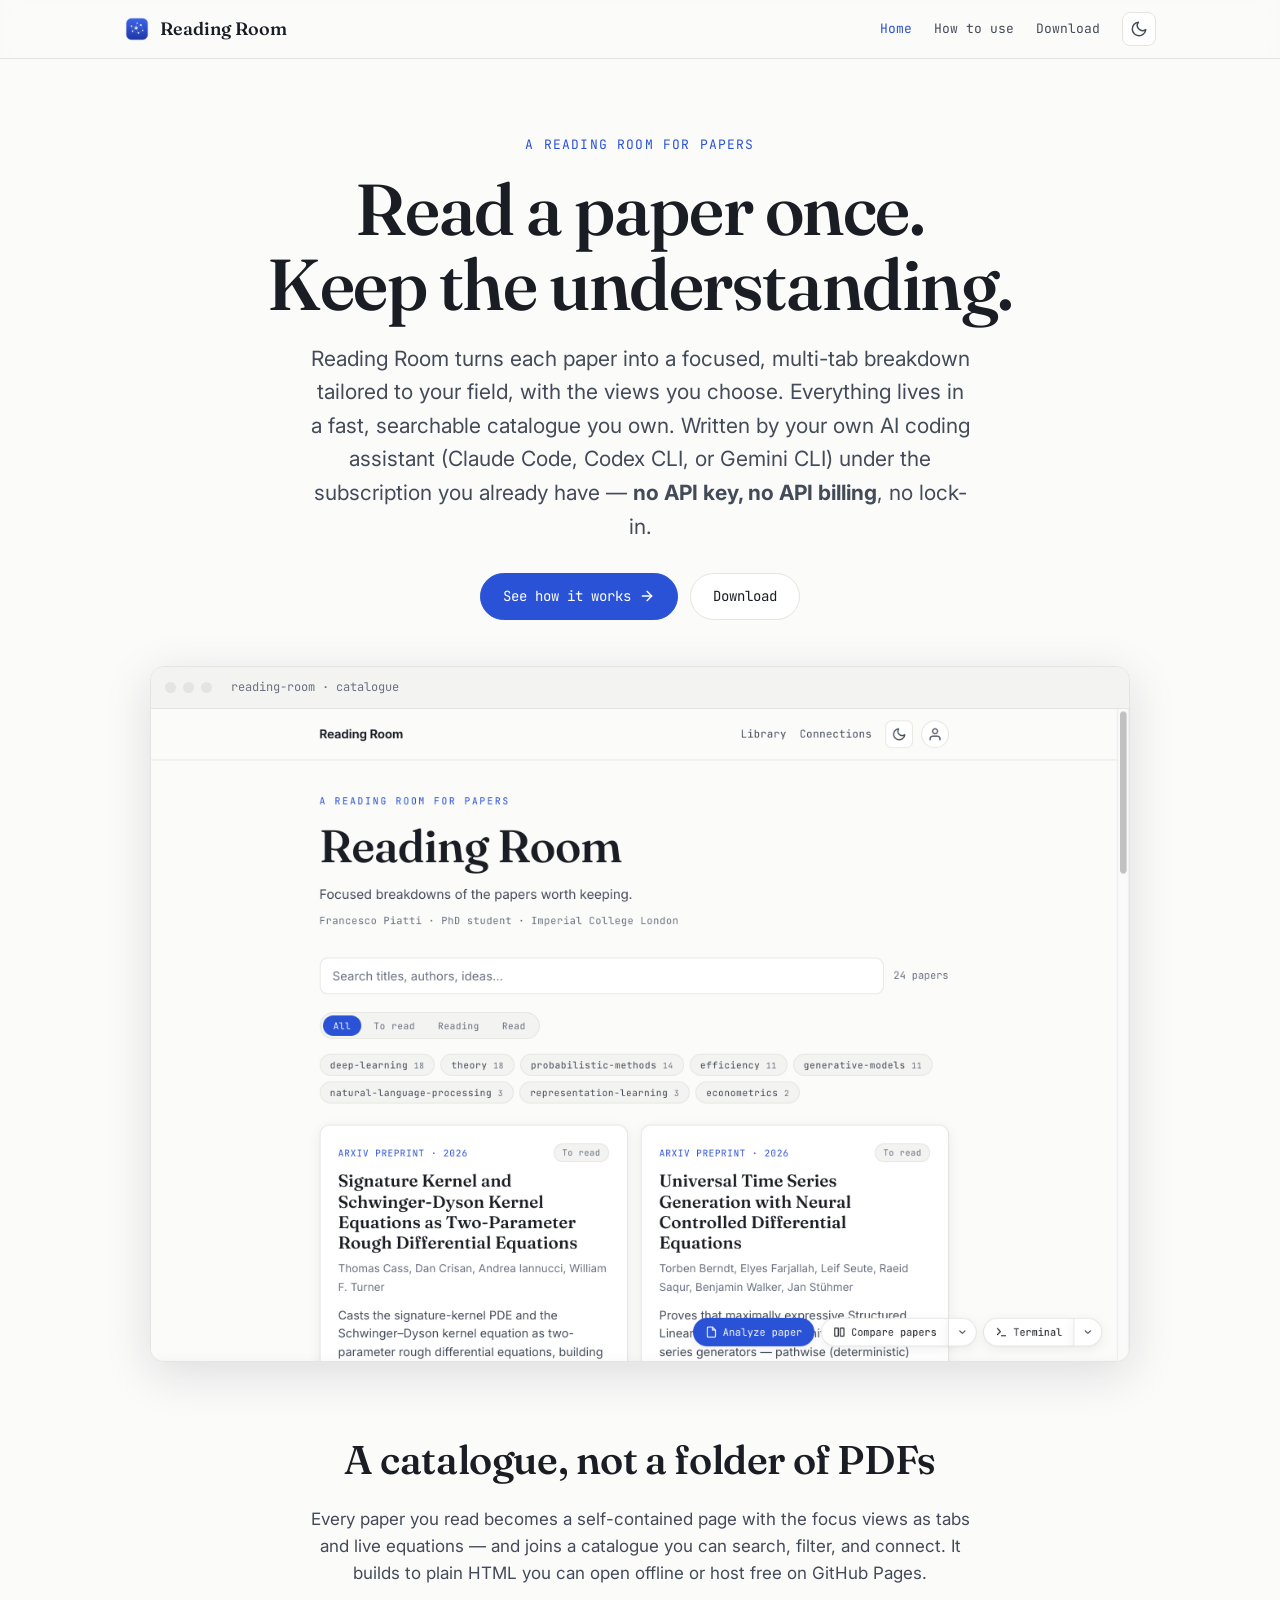
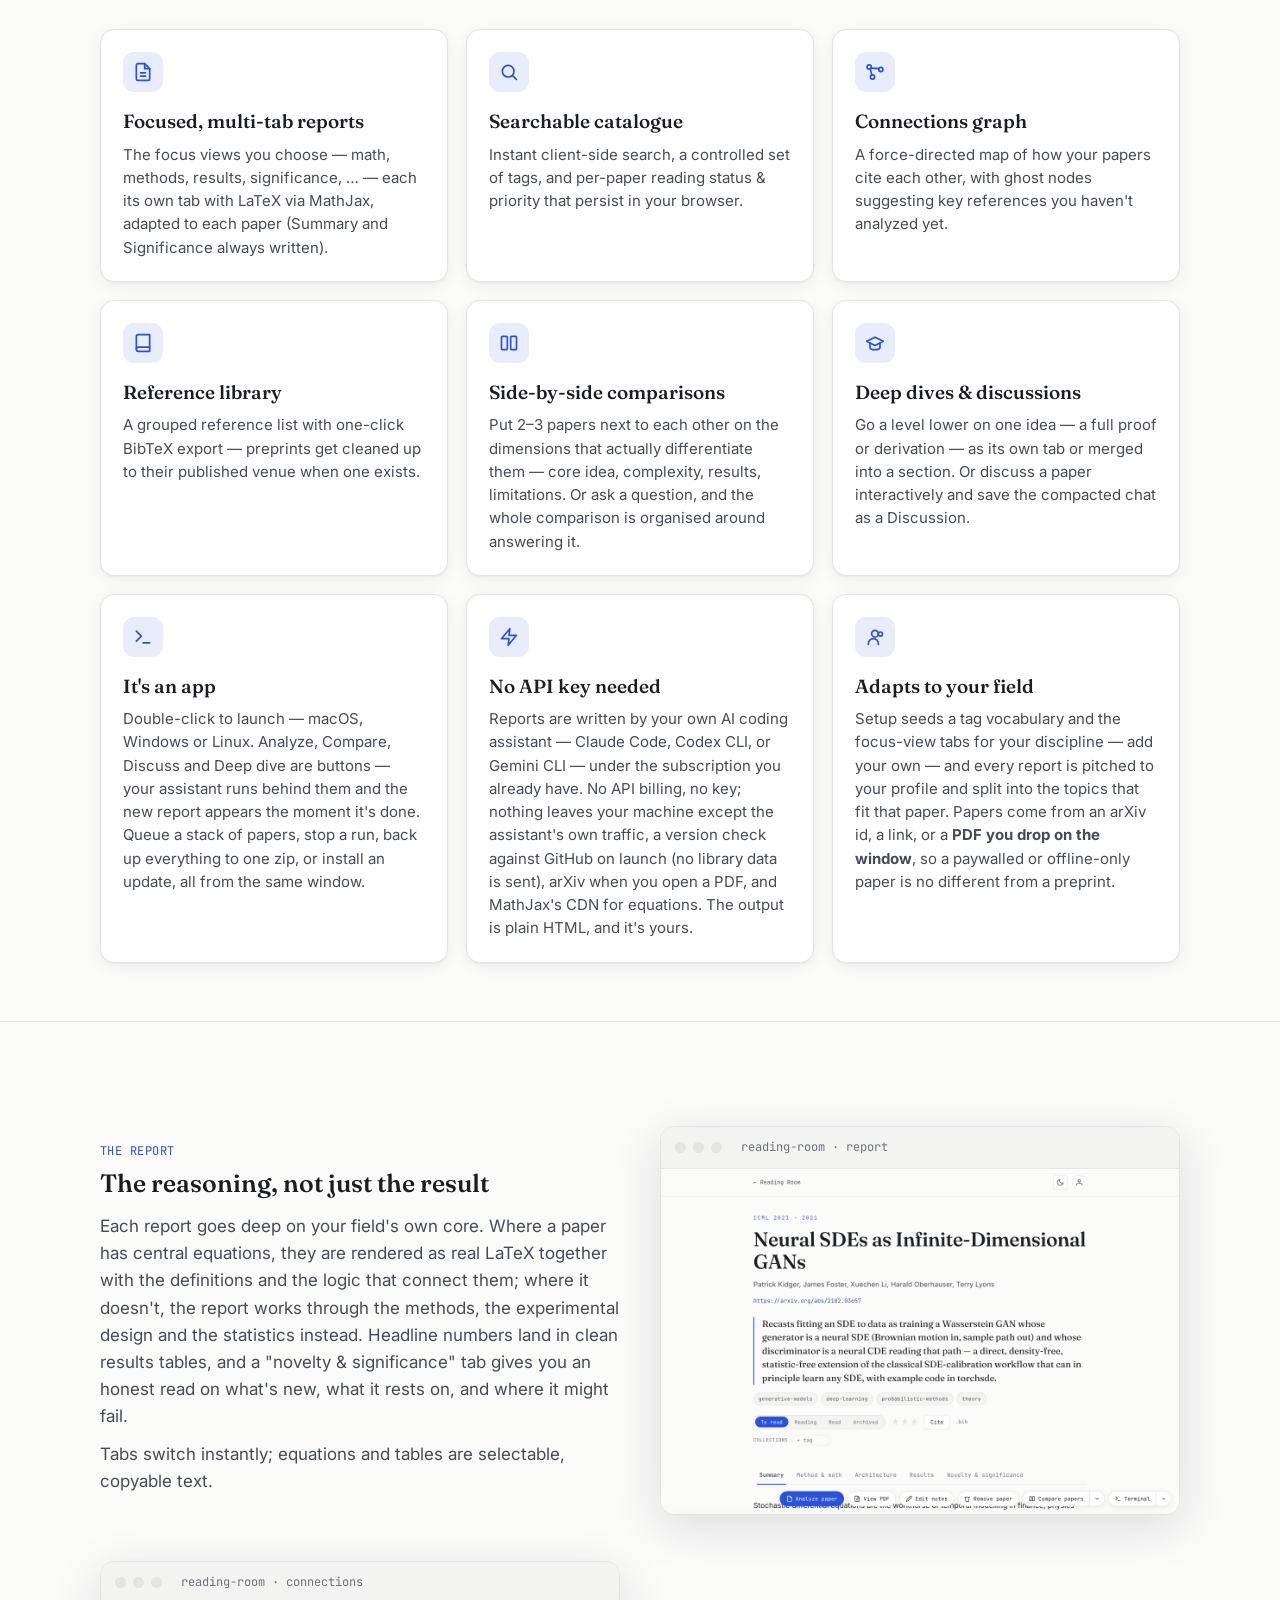
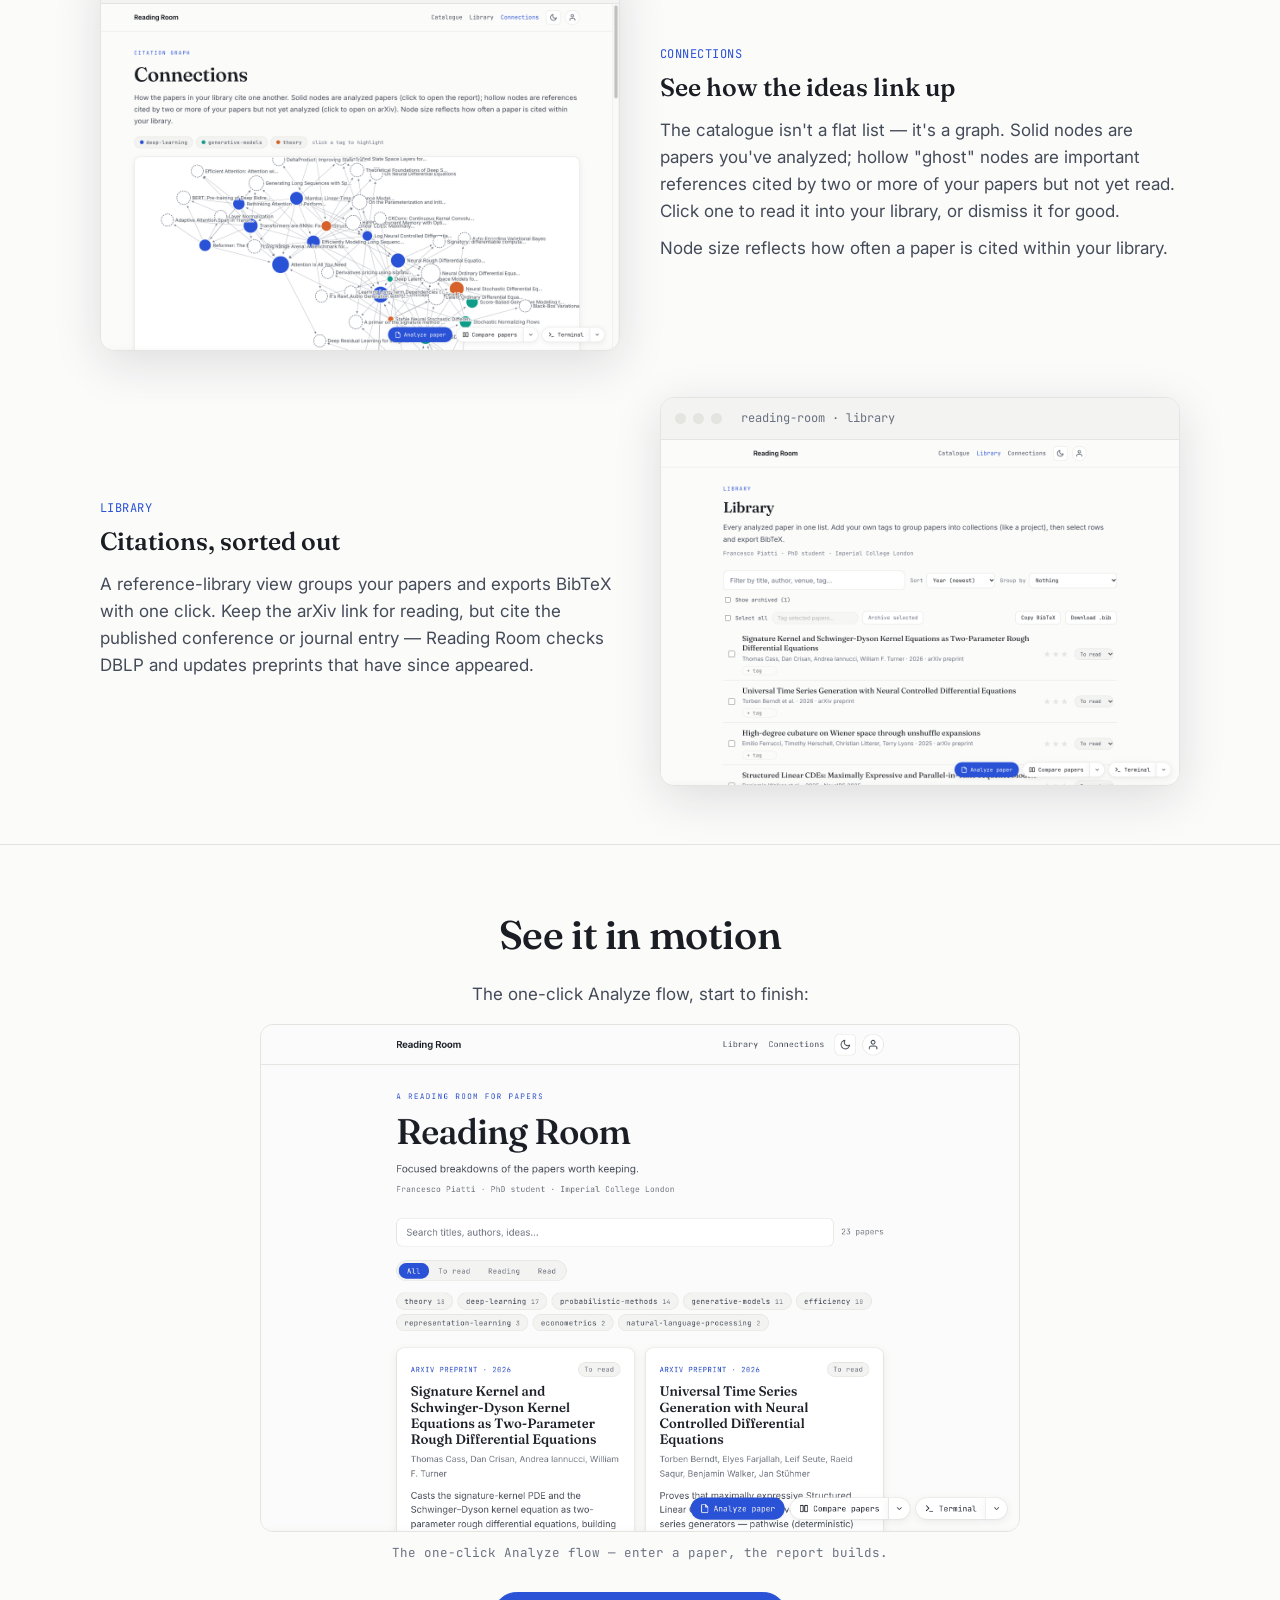
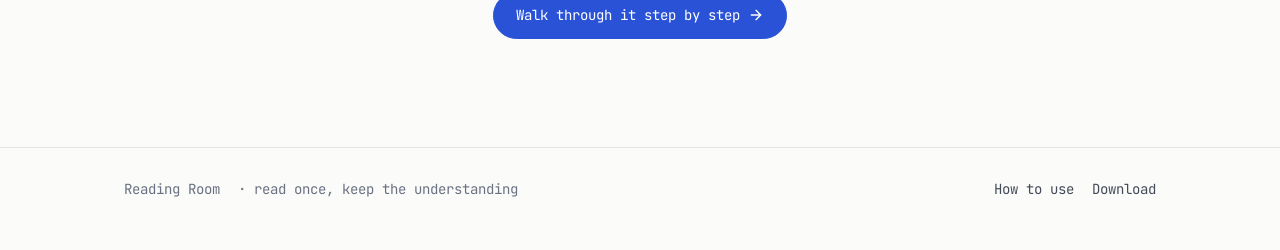
<file: index.html>
<!DOCTYPE html>
<html lang="en">
<head>
<meta charset="utf-8">
<meta name="viewport" content="width=device-width, initial-scale=1">
<title>Reading Room — read a paper once, keep the understanding</title>
<meta name="description" content="Reading Room turns papers into focused, multi-tab breakdowns in a fast static catalogue you own — written by your own AI coding assistant (Claude Code, Codex CLI, or Gemini CLI). No API key, no API billing.">
<script>
  /* set theme before paint to avoid a flash; light is default */
  (function(){ try { if (localStorage.getItem('rr-site-theme') === 'dark') document.documentElement.setAttribute('data-theme','dark'); } catch(e){} })();
</script>
<link rel="preconnect" href="https://fonts.googleapis.com">
<link rel="preconnect" href="https://fonts.gstatic.com" crossorigin>
<link href="https://fonts.googleapis.com/css2?family=Fraunces:opsz,wght@9..144,420;9..144,560&family=Inter:wght@400;500;650&family=JetBrains+Mono:wght@400;500&display=swap" rel="stylesheet">
<link rel="stylesheet" href="assets/site.css">
</head>
<body>
<header class="nav">
  <div class="nav-inner">
    <a class="brand" href="index.html"><img src="assets/logo.png" alt=""> Reading Room</a>
    <nav class="nav-links">
      <a href="index.html" aria-current="page">Home</a>
      <a href="how-to-use.html">How to use</a>
      <a href="how-to-install.html">Download</a>
      <button class="theme-toggle" type="button" aria-label="Toggle color theme" title="Toggle light / dark theme">
        <svg class="icon-moon" viewBox="0 0 24 24" fill="none" stroke="currentColor" stroke-width="2" stroke-linecap="round" stroke-linejoin="round" aria-hidden="true"><path d="M21 12.79A9 9 0 1 1 11.21 3 7 7 0 0 0 21 12.79z"/></svg>
        <svg class="icon-sun" viewBox="0 0 24 24" fill="none" stroke="currentColor" stroke-width="2" stroke-linecap="round" stroke-linejoin="round" aria-hidden="true"><circle cx="12" cy="12" r="5"/><line x1="12" y1="1" x2="12" y2="3"/><line x1="12" y1="21" x2="12" y2="23"/><line x1="4.22" y1="4.22" x2="5.64" y2="5.64"/><line x1="18.36" y1="18.36" x2="19.78" y2="19.78"/><line x1="1" y1="12" x2="3" y2="12"/><line x1="21" y1="12" x2="23" y2="12"/><line x1="4.22" y1="19.78" x2="5.64" y2="18.36"/><line x1="18.36" y1="5.64" x2="19.78" y2="4.22"/></svg>
      </button>
    </nav>
  </div>
</header>

<main>
  <section class="hero wrap">
    <p class="eyebrow">A reading room for papers</p>
    <h1>Read a paper once.<br>Keep the understanding.</h1>
    <p class="sub">Reading Room turns each paper into a focused, multi-tab breakdown tailored to your field, with the views you choose. Everything lives in a fast, searchable catalogue you own. Written by your own AI coding assistant (Claude Code, Codex CLI, or Gemini CLI) under the subscription you already have — <b>no API key, no API billing</b>, no lock-in.</p>
    <div class="cta">
      <a class="btn" href="how-to-use.html">See how it works
        <svg viewBox="0 0 24 24" fill="none" stroke="currentColor" stroke-width="2" stroke-linecap="round" stroke-linejoin="round"><line x1="5" y1="12" x2="19" y2="12"/><polyline points="12 5 19 12 12 19"/></svg>
      </a>
      <a class="btn btn-ghost" href="how-to-install.html">Download</a>
    </div>
    <figure class="frame">
      <div class="frame-bar"><i></i><i></i><i></i><span class="u">reading-room · catalogue</span></div>
      <img src="assets/shots/catalogue.png" alt="The Reading Room catalogue: a searchable grid of paper cards with tags and reading status." loading="lazy">
    </figure>
  </section>

  <section class="section wrap">
    <h2>A catalogue, not a folder of PDFs</h2>
    <p class="lead">Every paper you read becomes a self-contained page with the focus views as tabs and live equations — and joins a catalogue you can search, filter, and connect. It builds to plain HTML you can open offline or host free on GitHub Pages.</p>

    <div class="features">
      <div class="feature">
        <span class="ic"><svg viewBox="0 0 24 24" fill="none" stroke="currentColor" stroke-width="2" stroke-linecap="round" stroke-linejoin="round"><path d="M14 2H6a2 2 0 0 0-2 2v16a2 2 0 0 0 2 2h12a2 2 0 0 0 2-2V8z"/><polyline points="14 2 14 8 20 8"/><line x1="9" y1="13" x2="15" y2="13"/><line x1="9" y1="17" x2="15" y2="17"/></svg></span>
        <h3>Focused, multi-tab reports</h3>
        <p>The focus views you choose — math, methods, results, significance, … — each its own tab with LaTeX via MathJax, adapted to each paper (Summary and Significance always written).</p>
      </div>
      <div class="feature">
        <span class="ic"><svg viewBox="0 0 24 24" fill="none" stroke="currentColor" stroke-width="2" stroke-linecap="round" stroke-linejoin="round"><circle cx="11" cy="11" r="7"/><line x1="21" y1="21" x2="16.65" y2="16.65"/></svg></span>
        <h3>Searchable catalogue</h3>
        <p>Instant client-side search, a controlled set of tags, and per-paper reading status &amp; priority that persist in your browser.</p>
      </div>
      <div class="feature">
        <span class="ic"><svg viewBox="0 0 24 24" fill="none" stroke="currentColor" stroke-width="2" stroke-linecap="round" stroke-linejoin="round"><circle cx="5" cy="6" r="2.5"/><circle cx="19" cy="9" r="2.5"/><circle cx="9" cy="18" r="2.5"/><line x1="7.2" y1="7.4" x2="16.9" y2="8"/><line x1="6.4" y1="8.2" x2="8.2" y2="15.8"/></svg></span>
        <h3>Connections graph</h3>
        <p>A force-directed map of how your papers cite each other, with ghost nodes suggesting key references you haven't analyzed yet.</p>
      </div>
      <div class="feature">
        <span class="ic"><svg viewBox="0 0 24 24" fill="none" stroke="currentColor" stroke-width="2" stroke-linecap="round" stroke-linejoin="round"><path d="M4 19.5A2.5 2.5 0 0 1 6.5 17H20"/><path d="M6.5 2H20v20H6.5A2.5 2.5 0 0 1 4 19.5v-15A2.5 2.5 0 0 1 6.5 2z"/></svg></span>
        <h3>Reference library</h3>
        <p>A grouped reference list with one-click BibTeX export — preprints get cleaned up to their published venue when one exists.</p>
      </div>
      <div class="feature">
        <span class="ic"><svg viewBox="0 0 24 24" fill="none" stroke="currentColor" stroke-width="2" stroke-linecap="round" stroke-linejoin="round"><rect x="3" y="4" width="7" height="16" rx="1"/><rect x="14" y="4" width="7" height="16" rx="1"/></svg></span>
        <h3>Side-by-side comparisons</h3>
        <p>Put 2–3 papers next to each other on the dimensions that actually differentiate them — core idea, complexity, results, limitations. Or ask a question, and the whole comparison is organised around answering it.</p>
      </div>
      <div class="feature">
        <span class="ic"><svg viewBox="0 0 24 24" fill="none" stroke="currentColor" stroke-width="2" stroke-linecap="round" stroke-linejoin="round"><path d="M22 10L12 5 2 10l10 5 10-5z"/><path d="M6 12v5c0 2 3 3 6 3s6-1 6-3v-5"/></svg></span>
        <h3>Deep dives &amp; discussions</h3>
        <p>Go a level lower on one idea — a full proof or derivation — as its own tab or merged into a section. Or discuss a paper interactively and save the compacted chat as a Discussion.</p>
      </div>
      <div class="feature">
        <span class="ic"><svg viewBox="0 0 24 24" fill="none" stroke="currentColor" stroke-width="2" stroke-linecap="round" stroke-linejoin="round"><polyline points="4 17 10 11 4 5"/><line x1="12" y1="19" x2="20" y2="19"/></svg></span>
        <h3>It's an app</h3>
        <p>Double-click to launch — macOS, Windows or Linux. Analyze, Compare, Discuss and Deep dive are buttons — your assistant runs behind them and the new report appears the moment it's done. Queue a stack of papers, stop a run, back up everything to one zip, or install an update, all from the same window.</p>
      </div>
      <div class="feature">
        <span class="ic"><svg viewBox="0 0 24 24" fill="none" stroke="currentColor" stroke-width="2" stroke-linecap="round" stroke-linejoin="round"><polygon points="13 2 3 14 12 14 11 22 21 10 12 10 13 2"/></svg></span>
        <h3>No API key needed</h3>
        <p>Reports are written by your own AI coding assistant — Claude Code, Codex CLI, or Gemini CLI — under the subscription you already have. No API billing, no key; nothing leaves your machine except the assistant's own traffic, a version check against GitHub on launch (no library data is sent), arXiv when you open a PDF, and MathJax's CDN for equations. The output is plain HTML, and it's yours.</p>
      </div>
      <div class="feature">
        <span class="ic"><svg viewBox="0 0 24 24" fill="none" stroke="currentColor" stroke-width="2" stroke-linecap="round" stroke-linejoin="round"><circle cx="12" cy="8" r="4"/><path d="M4 21v-1a6 6 0 0 1 12 0v1"/><circle cx="18.5" cy="8.5" r="2.5"/></svg></span>
        <h3>Adapts to your field</h3>
        <p>Setup seeds a tag vocabulary and the focus-view tabs for your discipline — add your own — and every report is pitched to your profile and split into the topics that fit that paper. Papers come from an arXiv id, a link, or a <b>PDF you drop on the window</b>, so a paywalled or offline-only paper is no different from a preprint.</p>
      </div>
    </div>
  </section>

  <hr class="divider">

  <section class="section wrap">
    <div class="show">
      <div class="show-text">
        <span class="tag">The report</span>
        <h3>The reasoning, not just the result</h3>
        <p>Each report goes deep on your field's own core. Where a paper has central equations, they are rendered as real LaTeX together with the definitions and the logic that connect them; where it doesn't, the report works through the methods, the experimental design and the statistics instead. Headline numbers land in clean results tables, and a "novelty &amp; significance" tab gives you an honest read on what's new, what it rests on, and where it might fail.</p>
        <p class="muted">Tabs switch instantly; equations and tables are selectable, copyable text.</p>
      </div>
      <figure class="frame">
        <div class="frame-bar"><i></i><i></i><i></i><span class="u">reading-room · report</span></div>
        <img src="assets/shots/report.png" alt="A Reading Room report page with the lead summary, tags, reading status, and focus-view tabs." loading="lazy">
      </figure>
    </div>

    <div class="show rev">
      <div class="show-text">
        <span class="tag">Connections</span>
        <h3>See how the ideas link up</h3>
        <p>The catalogue isn't a flat list — it's a graph. Solid nodes are papers you've analyzed; hollow "ghost" nodes are important references cited by two or more of your papers but not yet read. Click one to read it into your library, or dismiss it for good.</p>
        <p class="muted">Node size reflects how often a paper is cited within your library.</p>
      </div>
      <figure class="frame">
        <div class="frame-bar"><i></i><i></i><i></i><span class="u">reading-room · connections</span></div>
        <img src="assets/shots/graph.png" alt="The connections graph: a force-directed network of analyzed papers and ghost references, colored by tag." loading="lazy">
      </figure>
    </div>

    <div class="show">
      <div class="show-text">
        <span class="tag">Library</span>
        <h3>Citations, sorted out</h3>
        <p>A reference-library view groups your papers and exports BibTeX with one click. Keep the arXiv link for reading, but cite the published conference or journal entry — Reading Room checks DBLP and updates preprints that have since appeared.</p>
      </div>
      <figure class="frame">
        <div class="frame-bar"><i></i><i></i><i></i><span class="u">reading-room · library</span></div>
        <img src="assets/shots/library.png" alt="The library page: a grouped list of references with BibTeX export." loading="lazy">
      </figure>
    </div>
  </section>

  <hr class="divider">

  <section class="section wrap" style="text-align:center;">
    <h2>See it in motion</h2>
    <p class="lead">The one-click Analyze flow, start to finish:</p>
    <figure class="video-ph" style="max-width:760px; margin-left:auto; margin-right:auto;">
      <img class="vid" src="assets/shots/analyze.gif" alt="The one-click Analyze flow: entering a paper, the assistant reading it, and the report page building." loading="lazy">
      <figcaption>The one-click Analyze flow — enter a paper, the report builds.</figcaption>
    </figure>
    <div class="cta">
      <a class="btn" href="how-to-use.html">Walk through it step by step
        <svg viewBox="0 0 24 24" fill="none" stroke="currentColor" stroke-width="2" stroke-linecap="round" stroke-linejoin="round"><line x1="5" y1="12" x2="19" y2="12"/><polyline points="12 5 19 12 12 19"/></svg>
      </a>
    </div>
  </section>
</main>

<footer class="foot">
  <div class="foot-inner">
    <span>Reading Room</span>
    <span class="muted">· read once, keep the understanding</span>
    <span class="sp"></span>
    <a href="how-to-use.html">How to use</a>
    <a href="how-to-install.html">Download</a>
  </div>
</footer>

<script>
  (function(){
    var root=document.documentElement, btn=document.querySelector('.theme-toggle');
    if(!btn) return;
    btn.addEventListener('click', function(){
      var dark = root.getAttribute('data-theme')==='dark';
      if(dark) root.removeAttribute('data-theme'); else root.setAttribute('data-theme','dark');
      try{ localStorage.setItem('rr-site-theme', dark?'light':'dark'); }catch(e){}
    });
  })();
</script>
</body>
</html>
</file>
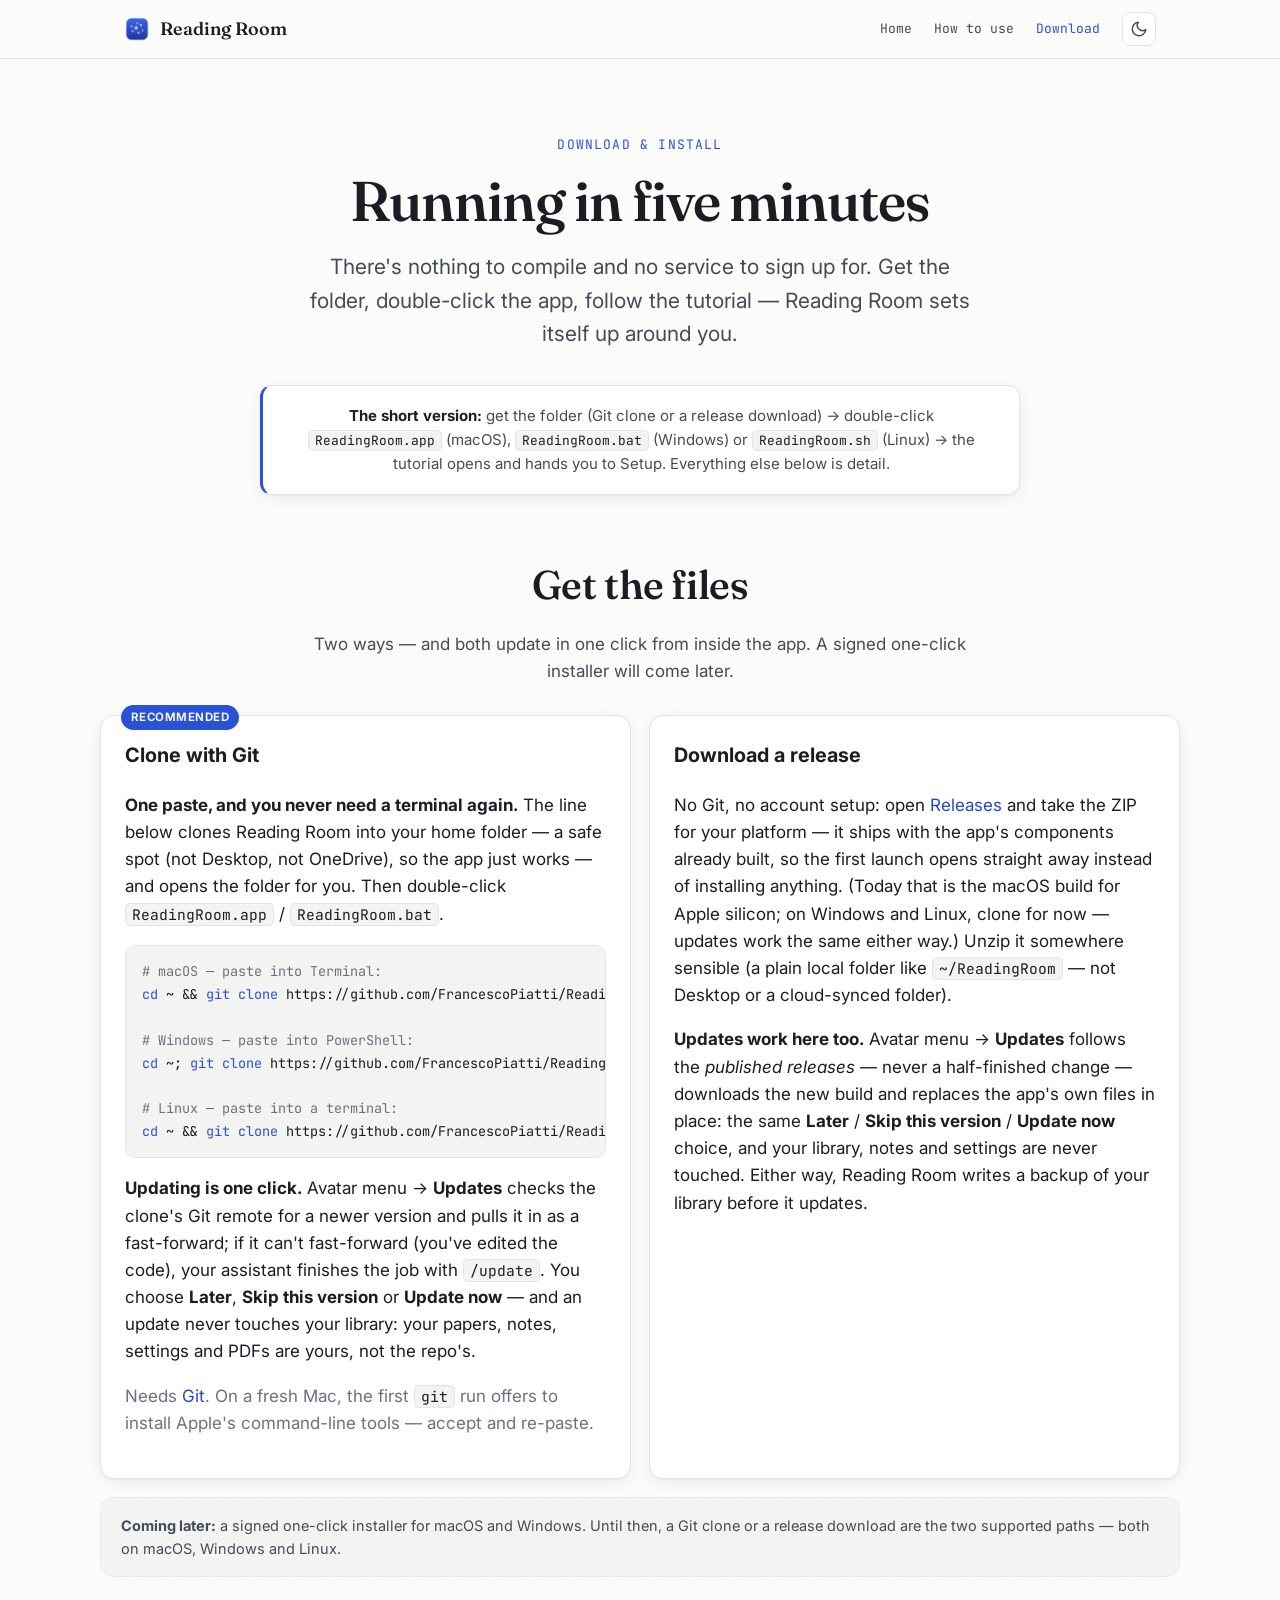
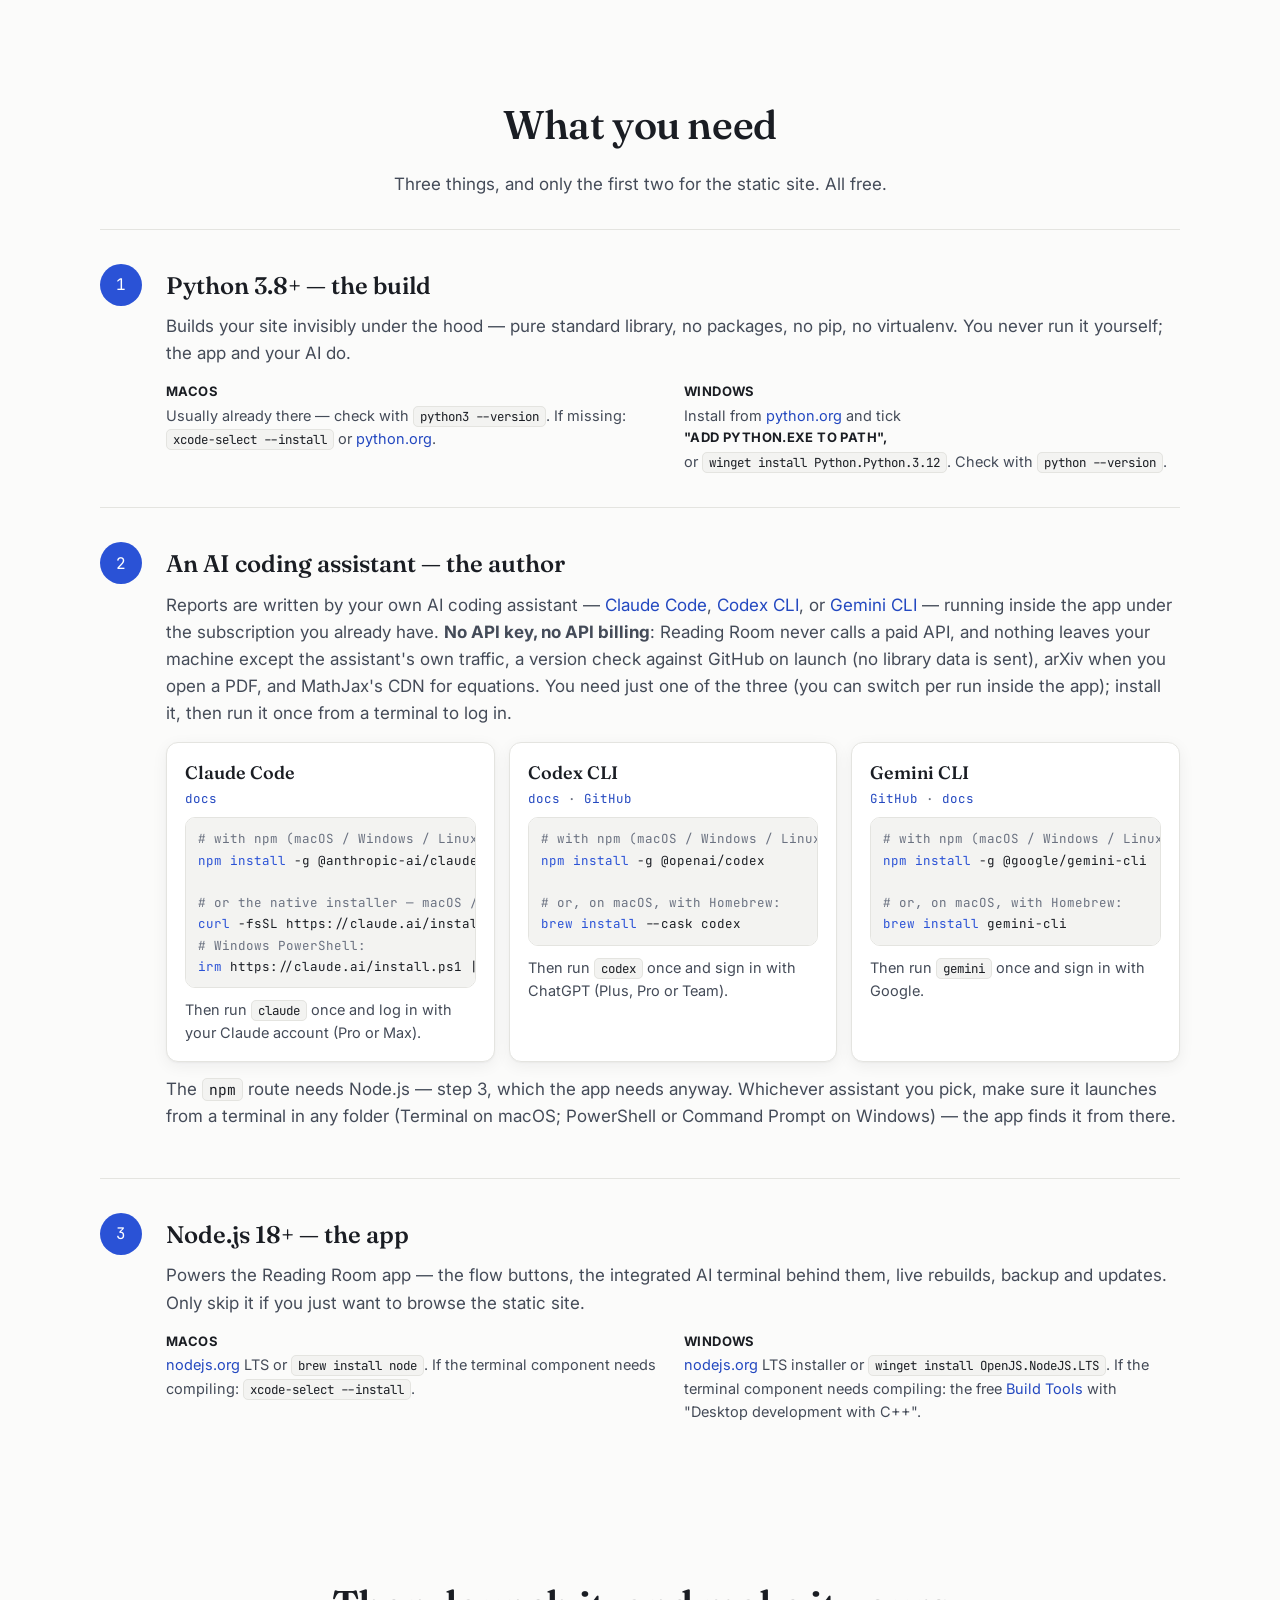
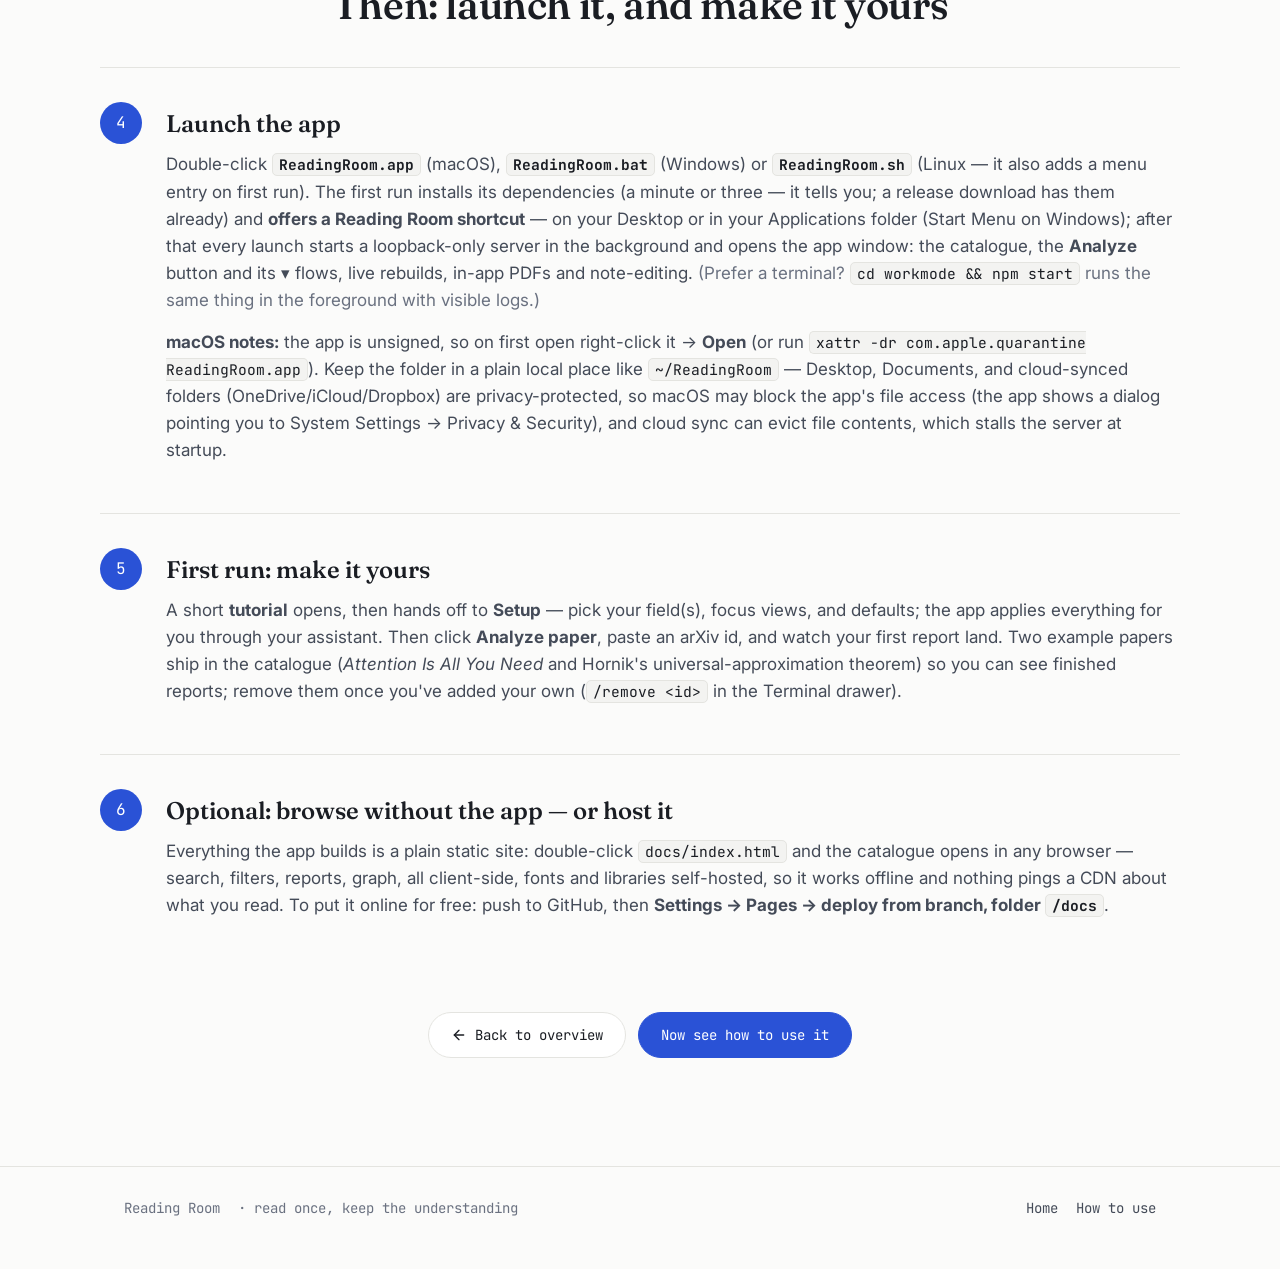
<file: how-to-install.html>
<!DOCTYPE html>
<html lang="en">
<head>
<meta charset="utf-8">
<meta name="viewport" content="width=device-width, initial-scale=1">
<title>Download Reading Room</title>
<meta name="description" content="Download Reading Room — clone with Git or download a release build, both with one-click updates from inside the app — plus every prerequisite for macOS, Windows and Linux (Python, an AI coding assistant, Node.js), launching the app, first-run setup, and opening or hosting the site.">
<script>
  (function(){ try { if (localStorage.getItem('rr-site-theme') === 'dark') document.documentElement.setAttribute('data-theme','dark'); } catch(e){} })();
</script>
<link rel="preconnect" href="https://fonts.googleapis.com">
<link rel="preconnect" href="https://fonts.gstatic.com" crossorigin>
<link href="https://fonts.googleapis.com/css2?family=Fraunces:opsz,wght@9..144,420;9..144,560&family=Inter:wght@400;500;650&family=JetBrains+Mono:wght@400;500&display=swap" rel="stylesheet">
<link rel="stylesheet" href="assets/site.css">
<style>
  .get-grid{display:grid; grid-template-columns:1fr 1fr; gap:18px; margin-top:30px;}
  .get-grid > *{min-width:0;}                      /* long command lines scroll, never stretch the grid */
  .get-card .cmd{overflow-x:auto;}
  @media (max-width:760px){ .get-grid{grid-template-columns:1fr;} }
  .get-card{position:relative; background:var(--bg-card); border:1px solid var(--line); border-radius:14px; padding:24px; box-shadow:var(--shadow-card);}
  .get-card h3{margin-top:0;}
  .get-badge{position:absolute; top:-11px; left:20px; background:var(--accent); color:var(--bg); font-size:11.5px; font-weight:650; letter-spacing:.04em; text-transform:uppercase; padding:3px 10px; border-radius:999px;}
  .get-note{margin-top:18px; background:var(--bg-raised); border:1px dashed var(--line); border-radius:14px; padding:16px 20px; color:var(--ink-soft); font-size:14.5px;}
  .os-split{display:grid; grid-template-columns:1fr 1fr; gap:10px 22px; margin:10px 0 0; padding:0; list-style:none; font-size:14.5px; color:var(--ink-soft);}
  @media (max-width:600px){ .os-split{grid-template-columns:1fr;} }
  .os-split b{display:block; color:var(--ink); font-size:13px; letter-spacing:.03em; text-transform:uppercase; margin-bottom:2px;}
  .ai-grid{display:grid; grid-template-columns:repeat(3,1fr); gap:14px; margin:14px 0 0;}
  .ai-grid > *{min-width:0;}                        /* long install lines scroll inside their card */
  @media (max-width:860px){ .ai-grid{grid-template-columns:1fr;} }
  .ai-card{background:var(--bg-card); border:1px solid var(--line); border-radius:12px; padding:16px 18px; box-shadow:var(--shadow-card);}
  .ai-card h4{margin:0 0 2px; font-family:var(--serif); font-weight:560; font-size:18px; color:var(--ink);}
  .ai-card .links{font-family:var(--mono); font-size:12.5px; margin:0 0 8px; color:var(--ink-faint);}
  .ai-card .cmd{font-size:12.5px; padding:10px 12px; overflow-x:auto;}
  .ai-card p{font-size:14.5px; margin:10px 0 0;}
</style>
</head>
<body>
<header class="nav">
  <div class="nav-inner">
    <a class="brand" href="index.html"><img src="assets/logo.png" alt=""> Reading Room</a>
    <nav class="nav-links">
      <a href="index.html">Home</a>
      <a href="how-to-use.html">How to use</a>
      <a href="how-to-install.html" aria-current="page">Download</a>
      <button class="theme-toggle" type="button" aria-label="Toggle color theme" title="Toggle light / dark theme">
        <svg class="icon-moon" viewBox="0 0 24 24" fill="none" stroke="currentColor" stroke-width="2" stroke-linecap="round" stroke-linejoin="round" aria-hidden="true"><path d="M21 12.79A9 9 0 1 1 11.21 3 7 7 0 0 0 21 12.79z"/></svg>
        <svg class="icon-sun" viewBox="0 0 24 24" fill="none" stroke="currentColor" stroke-width="2" stroke-linecap="round" stroke-linejoin="round" aria-hidden="true"><circle cx="12" cy="12" r="5"/><line x1="12" y1="1" x2="12" y2="3"/><line x1="12" y1="21" x2="12" y2="23"/><line x1="4.22" y1="4.22" x2="5.64" y2="5.64"/><line x1="18.36" y1="18.36" x2="19.78" y2="19.78"/><line x1="1" y1="12" x2="3" y2="12"/><line x1="21" y1="12" x2="23" y2="12"/><line x1="4.22" y1="19.78" x2="5.64" y2="18.36"/><line x1="18.36" y1="5.64" x2="19.78" y2="4.22"/></svg>
      </button>
    </nav>
  </div>
</header>

<main>
  <section class="hero wrap" style="padding-bottom:0;">
    <p class="eyebrow">Download &amp; install</p>
    <h1 style="font-size:clamp(34px,5.5vw,56px);">Running in five minutes</h1>
    <p class="sub">There's nothing to compile and no service to sign up for. Get the folder, double-click the app, follow the tutorial — Reading Room sets itself up around you.</p>
    <div class="callout">
      <p><b>The short version:</b> get the folder (Git clone or a release download) → double-click <code>ReadingRoom.app</code> (macOS), <code>ReadingRoom.bat</code> (Windows) or <code>ReadingRoom.sh</code> (Linux) → the tutorial opens and hands you to Setup. Everything else below is detail.</p>
    </div>
  </section>

  <section class="section wrap">
    <h2>Get the files</h2>
    <p class="lead">Two ways — and both update in one click from inside the app. A signed one-click installer will come later.</p>

    <div class="get-grid">
      <article class="get-card">
        <span class="get-badge">Recommended</span>
        <h3>Clone with Git</h3>
        <p><b>One paste, and you never need a terminal again.</b> The line below clones Reading Room into your home folder — a safe spot (not Desktop, not OneDrive), so the app just works — and opens the folder for you. Then double-click <code>ReadingRoom.app</code> / <code>ReadingRoom.bat</code>.</p>
        <pre class="cmd"><span class="c"># macOS — paste into Terminal:</span>
<span class="p">cd</span> ~ &amp;&amp; <span class="p">git clone</span> https://github.com/FrancescoPiatti/Reading-Room.git ReadingRoom &amp;&amp; <span class="p">open</span> ReadingRoom

<span class="c"># Windows — paste into PowerShell:</span>
<span class="p">cd</span> ~; <span class="p">git clone</span> https://github.com/FrancescoPiatti/Reading-Room.git ReadingRoom; <span class="p">explorer</span> ReadingRoom

<span class="c"># Linux — paste into a terminal:</span>
<span class="p">cd</span> ~ &amp;&amp; <span class="p">git clone</span> https://github.com/FrancescoPiatti/Reading-Room.git ReadingRoom &amp;&amp; <span class="p">cd</span> ReadingRoom</pre>
        <p><b>Updating is one click.</b> Avatar menu → <b>Updates</b> checks the clone's Git remote for a newer version and pulls it in as a fast-forward; if it can't fast-forward (you've edited the code), your assistant finishes the job with <code>/update</code>. You choose <b>Later</b>, <b>Skip this version</b> or <b>Update now</b> — and an update never touches your library: your papers, notes, settings and PDFs are yours, not the repo's.</p>
        <p class="muted">Needs <a href="https://git-scm.com/downloads">Git</a>. On a fresh Mac, the first <code>git</code> run offers to install Apple's command-line tools — accept and re-paste.</p>
      </article>

      <article class="get-card">
        <h3>Download a release</h3>
        <p>No Git, no account setup: open <a href="https://github.com/FrancescoPiatti/Reading-Room/releases">Releases</a> and take the ZIP for your platform — it ships with the app's components already built, so the first launch opens straight away instead of installing anything. (Today that is the macOS build for Apple silicon; on Windows and Linux, clone for now — updates work the same either way.) Unzip it somewhere sensible (a plain local folder like <code>~/ReadingRoom</code> — not Desktop or a cloud-synced folder).</p>
        <p><b>Updates work here too.</b> Avatar menu → <b>Updates</b> follows the <i>published releases</i> — never a half-finished change — downloads the new build and replaces the app's own files in place: the same <b>Later</b> / <b>Skip this version</b> / <b>Update now</b> choice, and your library, notes and settings are never touched. Either way, Reading Room writes a backup of your library before it updates.</p>
      </article>
    </div>

    <div class="get-note">
      <b>Coming later:</b> a signed one-click installer for macOS and Windows. Until then, a Git clone or a release download are the two supported paths — both on macOS, Windows and Linux. 
    </div>
  </section>

  <section class="section wrap">
    <h2>What you need</h2>
    <p class="lead">Three things, and only the first two for the static site. All free.</p>

    <div class="steps">

      <article class="step">
        <div class="n">1</div>
        <div>
          <h3>Python 3.8+ — the build</h3>
          <p>Builds your site invisibly under the hood — pure standard library, no packages, no pip, no virtualenv. You never run it yourself; the app and your AI do.</p>
          <ul class="os-split">
            <li><b>macOS</b> Usually already there — check with <code>python3 --version</code>. If missing: <code>xcode-select --install</code> or <a href="https://www.python.org/downloads/">python.org</a>.</li>
            <li><b>Windows</b> Install from <a href="https://www.python.org/downloads/">python.org</a> and tick <b>"Add python.exe to PATH",</b> or <code>winget install Python.Python.3.12</code>. Check with <code>python --version</code>.</li>
          </ul>
        </div>
      </article>

      <article class="step">
        <div class="n">2</div>
        <div>
          <h3>An AI coding assistant — the author</h3>
          <p>Reports are written by your own AI coding assistant — <a href="https://docs.claude.com/en/docs/claude-code/overview">Claude Code</a>, <a href="https://developers.openai.com/codex/cli/">Codex CLI</a>, or <a href="https://github.com/google-gemini/gemini-cli">Gemini CLI</a> — running inside the app under the subscription you already have. <b>No API key, no API billing</b>: Reading Room never calls a paid API, and nothing leaves your machine except the assistant's own traffic, a version check against GitHub on launch (no library data is sent), arXiv when you open a PDF, and MathJax's CDN for equations. You need just one of the three (you can switch per run inside the app); install it, then run it once from a terminal to log in.</p>
          <div class="ai-grid">
            <article class="ai-card">
              <h4>Claude Code</h4>
              <p class="links"><a href="https://docs.claude.com/en/docs/claude-code/overview">docs</a></p>
              <pre class="cmd"><span class="c"># with npm (macOS / Windows / Linux):</span>
<span class="p">npm install</span> -g @anthropic-ai/claude-code

<span class="c"># or the native installer — macOS / Linux:</span>
<span class="p">curl</span> -fsSL https://claude.ai/install.sh | <span class="p">bash</span>
<span class="c"># Windows PowerShell:</span>
<span class="p">irm</span> https://claude.ai/install.ps1 | <span class="p">iex</span></pre>
              <p>Then run <code>claude</code> once and log in with your Claude account (Pro or Max).</p>
            </article>
            <article class="ai-card">
              <h4>Codex CLI</h4>
              <p class="links"><a href="https://developers.openai.com/codex/cli/">docs</a> · <a href="https://github.com/openai/codex">GitHub</a></p>
              <pre class="cmd"><span class="c"># with npm (macOS / Windows / Linux):</span>
<span class="p">npm install</span> -g @openai/codex

<span class="c"># or, on macOS, with Homebrew:</span>
<span class="p">brew install</span> --cask codex</pre>
              <p>Then run <code>codex</code> once and sign in with ChatGPT (Plus, Pro or Team).</p>
            </article>
            <article class="ai-card">
              <h4>Gemini CLI</h4>
              <p class="links"><a href="https://github.com/google-gemini/gemini-cli">GitHub</a> · <a href="https://geminicli.com/docs/">docs</a></p>
              <pre class="cmd"><span class="c"># with npm (macOS / Windows / Linux):</span>
<span class="p">npm install</span> -g @google/gemini-cli

<span class="c"># or, on macOS, with Homebrew:</span>
<span class="p">brew install</span> gemini-cli</pre>
              <p>Then run <code>gemini</code> once and sign in with Google.</p>
            </article>
          </div>
          <p class="muted" style="margin-top:14px;">The <code>npm</code> route needs Node.js — step 3, which the app needs anyway. Whichever assistant you pick, make sure it launches from a terminal in any folder (Terminal on macOS; PowerShell or Command Prompt on Windows) — the app finds it from there.</p>
        </div>
      </article>

      <article class="step">
        <div class="n">3</div>
        <div>
          <h3>Node.js 18+ — the app</h3>
          <p>Powers the Reading Room app — the flow buttons, the integrated AI terminal behind them, live rebuilds, backup and updates. Only skip it if you just want to browse the static site.</p>
          <ul class="os-split">
            <li><b>macOS</b> <a href="https://nodejs.org/">nodejs.org</a> LTS or <code>brew install node</code>. If the terminal component needs compiling: <code>xcode-select --install</code>.</li>
            <li><b>Windows</b> <a href="https://nodejs.org/">nodejs.org</a> LTS installer or <code>winget install OpenJS.NodeJS.LTS</code>. If the terminal component needs compiling: the free <a href="https://visualstudio.microsoft.com/visual-cpp-build-tools/">Build Tools</a> with "Desktop development with C++".</li>
          </ul>
        </div>
      </article>

    </div>
  </section>

  <section class="section wrap">
    <h2>Then: launch it, and make it yours</h2>
    <div class="steps">

      <article class="step">
        <div class="n">4</div>
        <div>
          <h3>Launch the app</h3>
          <p>Double-click <b><code>ReadingRoom.app</code></b> (macOS), <b><code>ReadingRoom.bat</code></b> (Windows) or <b><code>ReadingRoom.sh</code></b> (Linux — it also adds a menu entry on first run). The first run installs its dependencies (a minute or three — it tells you; a release download has them already) and <b>offers a Reading Room shortcut</b> — on your Desktop or in your Applications folder (Start Menu on Windows); after that every launch starts a loopback-only server in the background and opens the app window: the catalogue, the <b>Analyze</b> button and its ▾ flows, live rebuilds, in-app PDFs and note-editing. <span class="muted">(Prefer a terminal? <code>cd workmode &amp;&amp; npm start</code> runs the same thing in the foreground with visible logs.)</span></p>
          <p class="muted"><b>macOS notes:</b> the app is unsigned, so on first open right-click it → <b>Open</b> (or run <code>xattr -dr com.apple.quarantine ReadingRoom.app</code>). Keep the folder in a plain local place like <code>~/ReadingRoom</code> — Desktop, Documents, and cloud-synced folders (OneDrive/iCloud/Dropbox) are privacy-protected, so macOS may block the app's file access (the app shows a dialog pointing you to System Settings → Privacy &amp; Security), and cloud sync can evict file contents, which stalls the server at startup.</p>
        </div>
      </article>

      <article class="step">
        <div class="n">5</div>
        <div>
          <h3>First run: make it yours</h3>
          <p>A short <b>tutorial</b> opens, then hands off to <b>Setup</b> — pick your field(s), focus views, and defaults; the app applies everything for you through your assistant. Then click <b>Analyze paper</b>, paste an arXiv id, and watch your first report land. Two example papers ship in the catalogue (<i>Attention Is All You Need</i> and Hornik's universal-approximation theorem) so you can see finished reports; remove them once you've added your own (<code>/remove &lt;id&gt;</code> in the Terminal drawer).</p>
        </div>
      </article>

      <article class="step">
        <div class="n">6</div>
        <div>
          <h3>Optional: browse without the app — or host it</h3>
          <p>Everything the app builds is a plain static site: double-click <code>docs/index.html</code> and the catalogue opens in any browser — search, filters, reports, graph, all client-side, fonts and libraries self-hosted, so it works offline and nothing pings a CDN about what you read. To put it online for free: push to GitHub, then <b>Settings → Pages → deploy from branch, folder <code>/docs</code></b>.</p>
        </div>
      </article>

    </div>

    <div class="cta" style="margin-top:44px;">
      <a class="btn btn-ghost" href="index.html">
        <svg viewBox="0 0 24 24" fill="none" stroke="currentColor" stroke-width="2" stroke-linecap="round" stroke-linejoin="round"><line x1="19" y1="12" x2="5" y2="12"/><polyline points="12 19 5 12 12 5"/></svg>
        Back to overview</a>
      <a class="btn" href="how-to-use.html">Now see how to use it</a>
    </div>
  </section>
</main>

<footer class="foot">
  <div class="foot-inner">
    <span>Reading Room</span>
    <span class="muted">· read once, keep the understanding</span>
    <span class="sp"></span>
    <a href="index.html">Home</a>
    <a href="how-to-use.html">How to use</a>
  </div>
</footer>

<script>
  (function(){
    var root=document.documentElement, btn=document.querySelector('.theme-toggle');
    if(!btn) return;
    btn.addEventListener('click', function(){
      var dark = root.getAttribute('data-theme')==='dark';
      if(dark) root.removeAttribute('data-theme'); else root.setAttribute('data-theme','dark');
      try{ localStorage.setItem('rr-site-theme', dark?'light':'dark'); }catch(e){}
    });
  })();
</script>
</body>
</html>
</file>
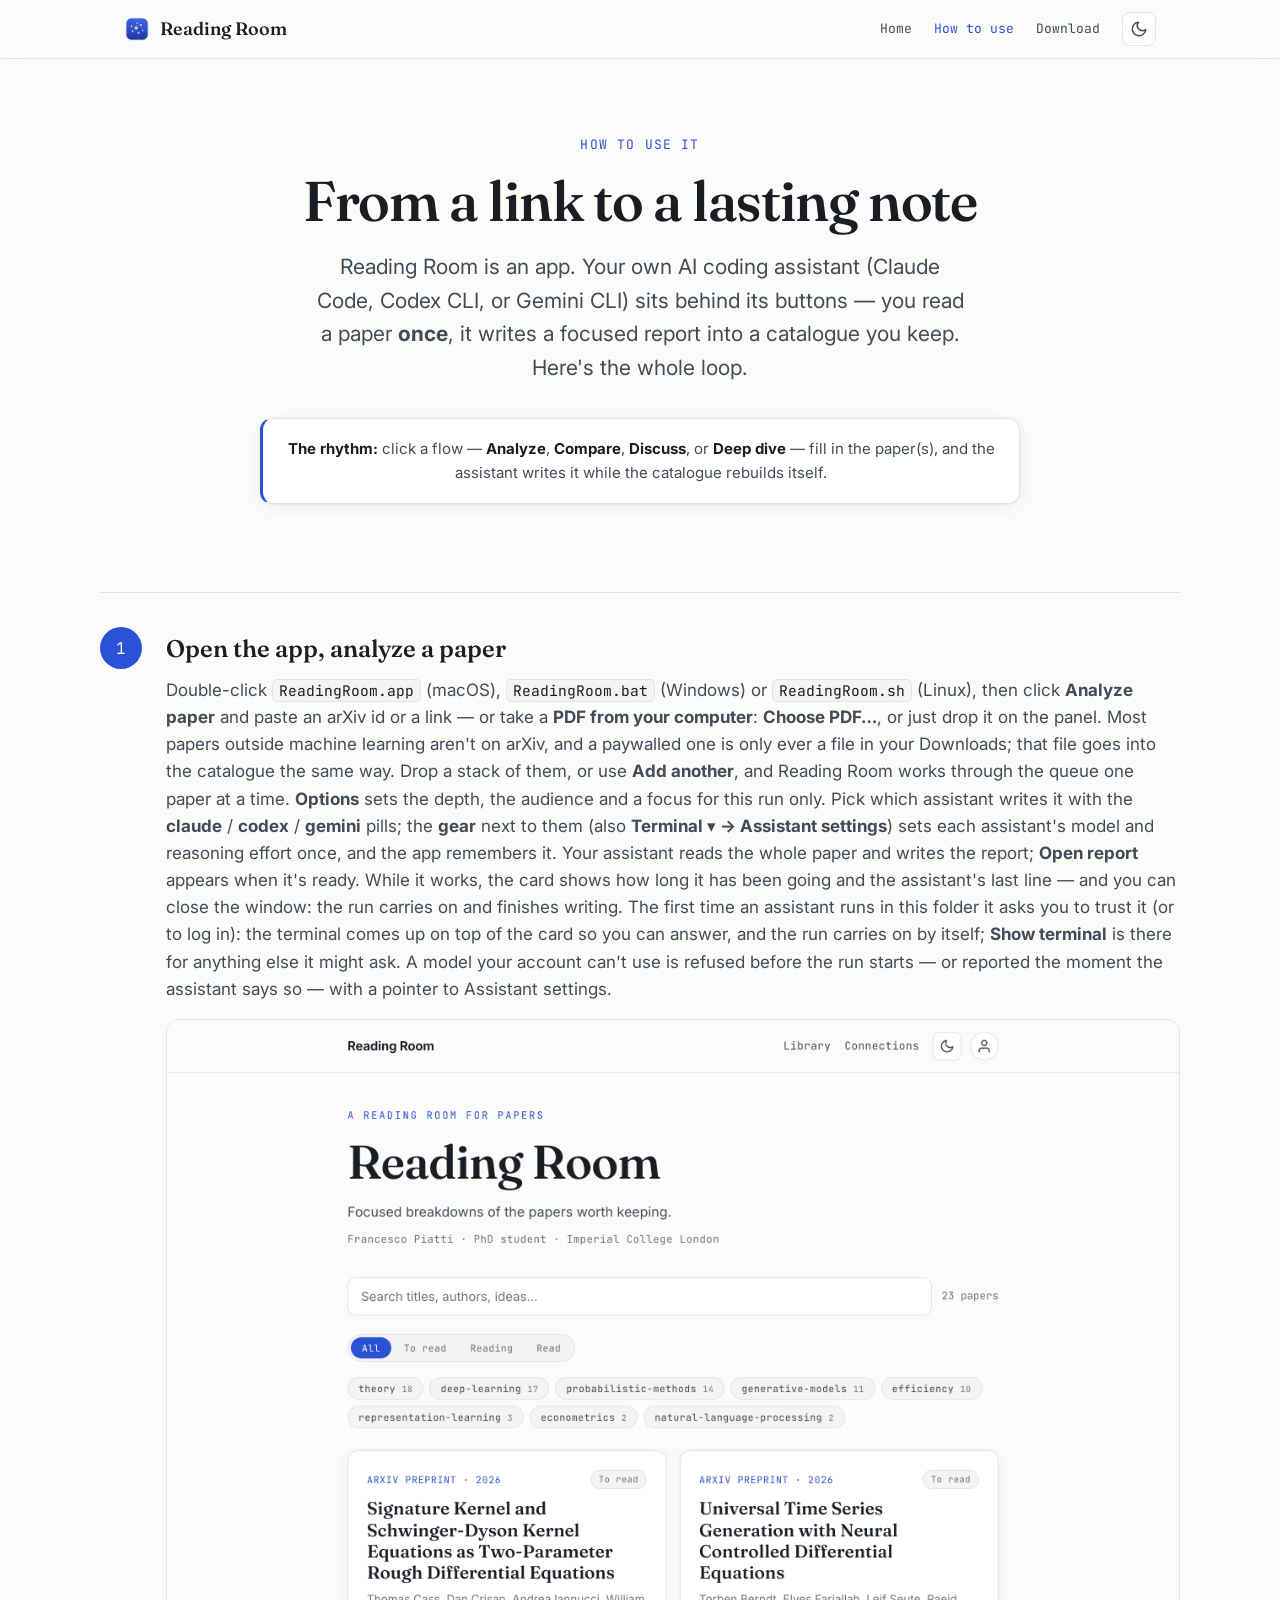
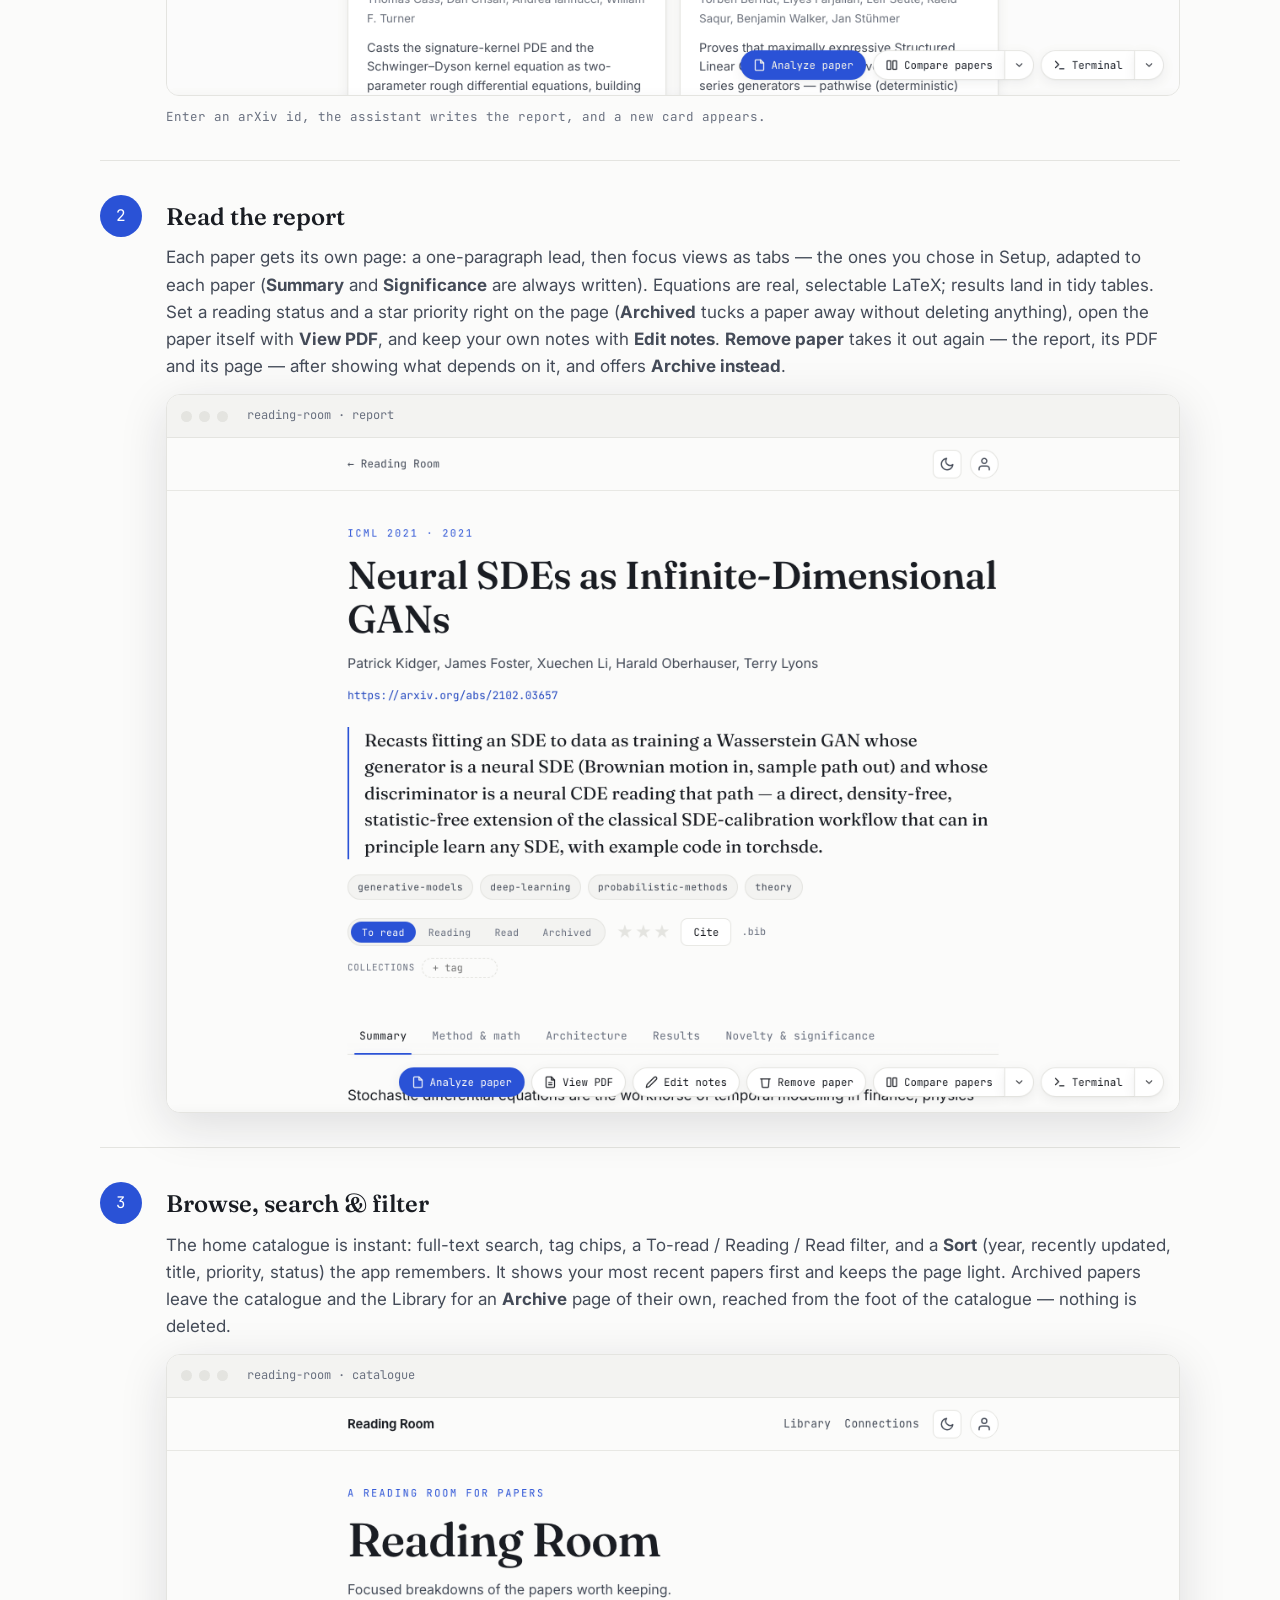
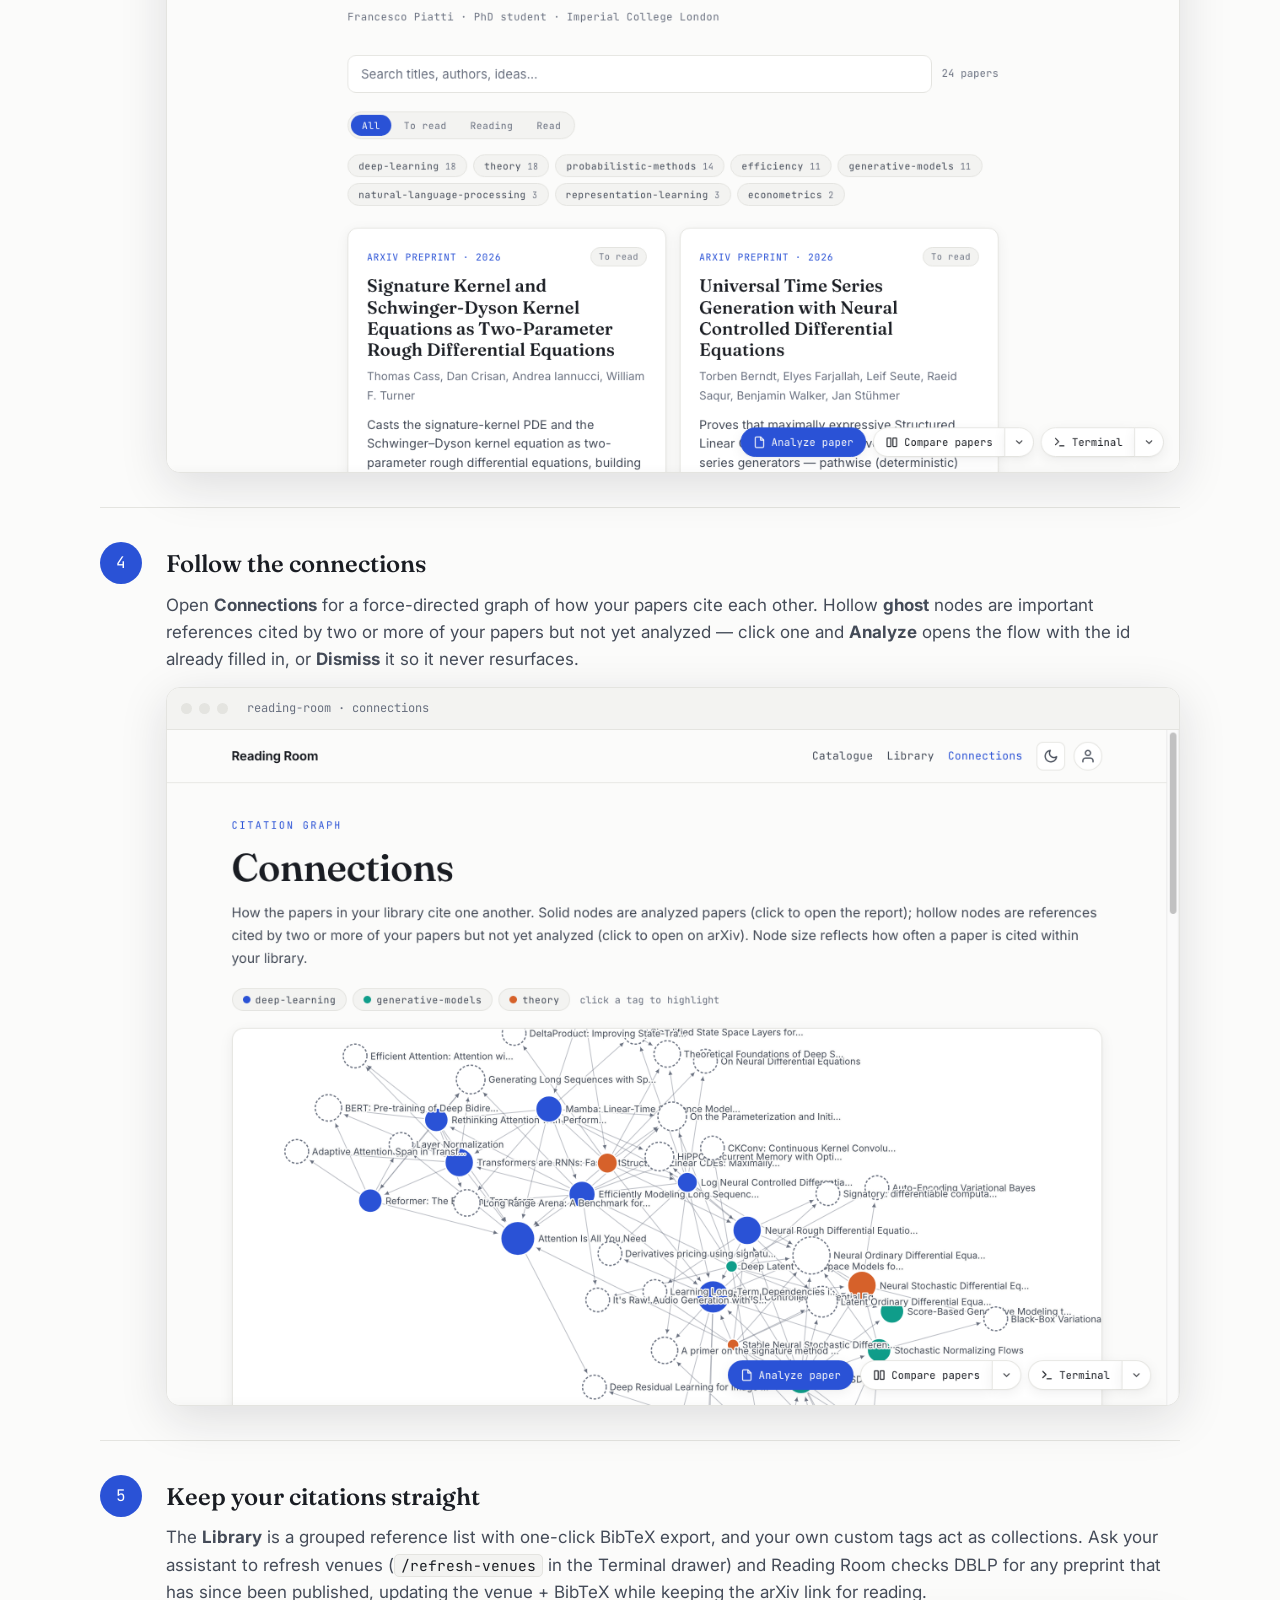
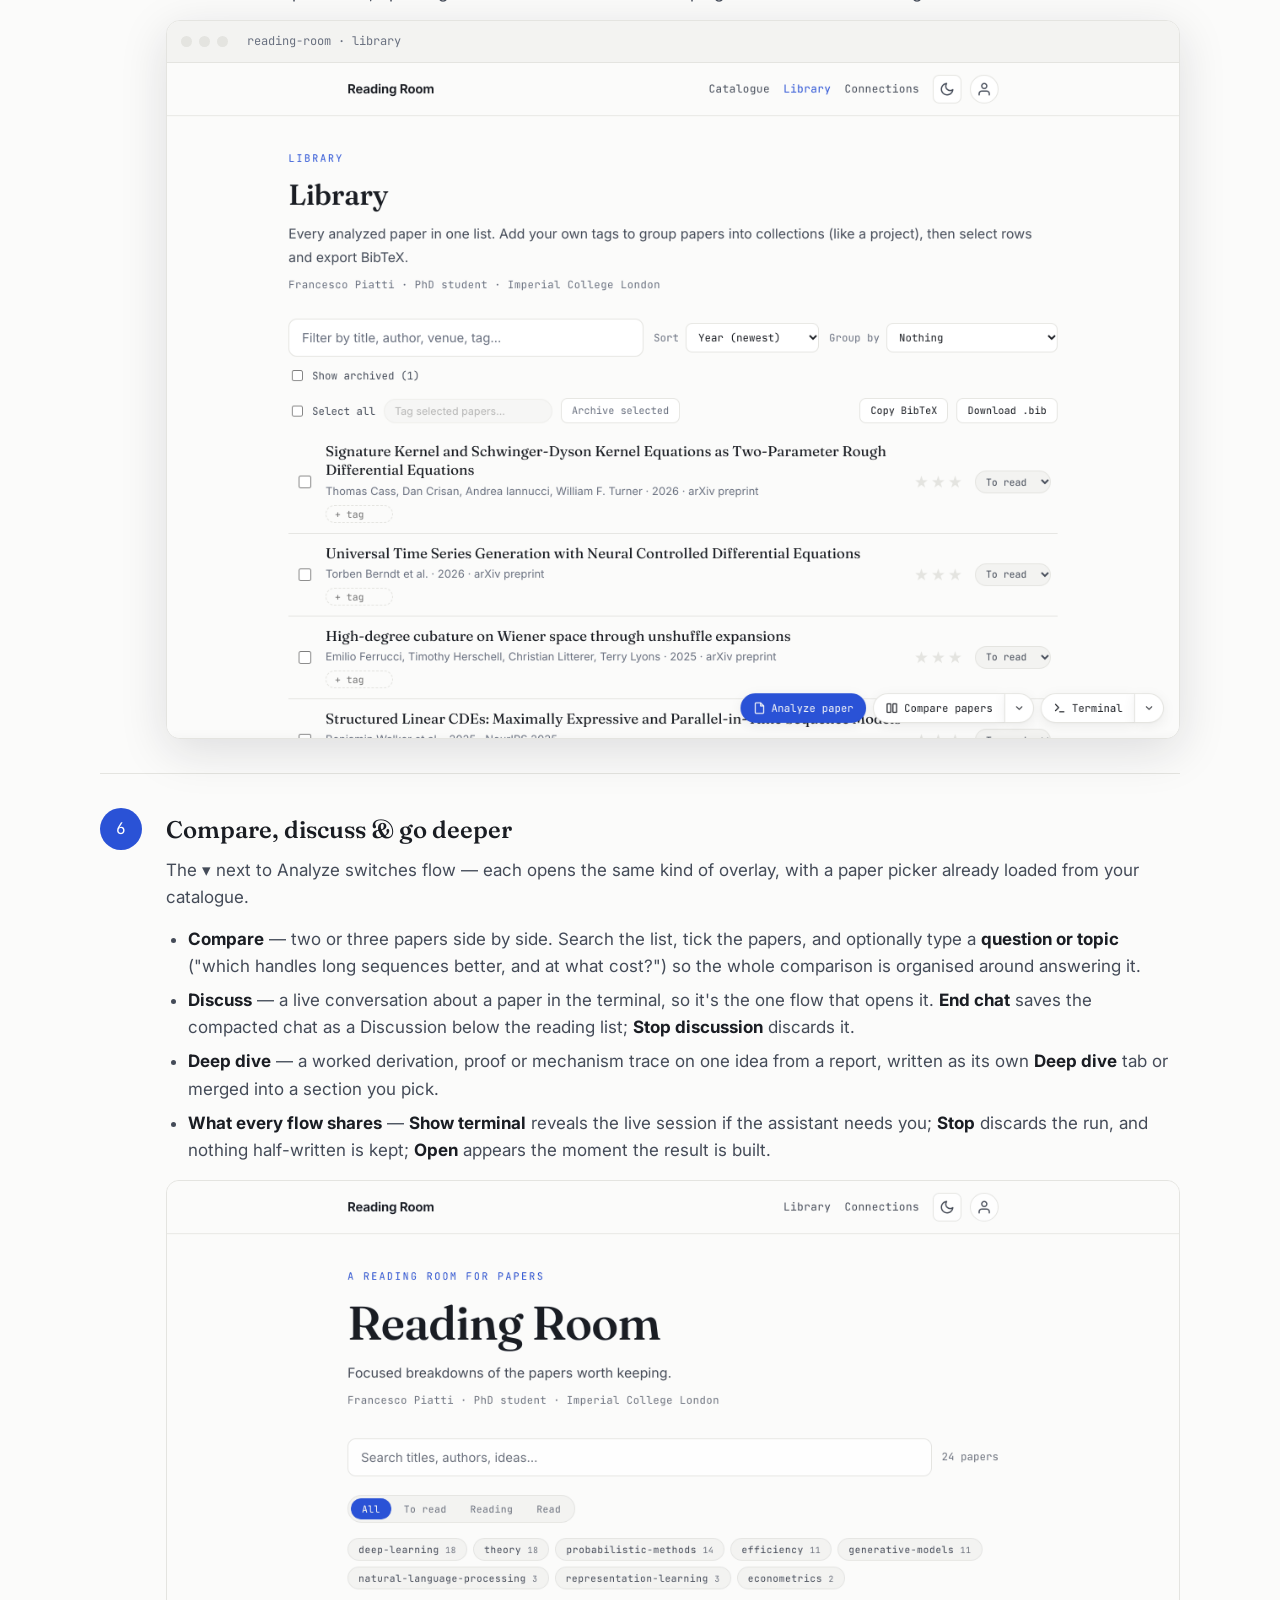
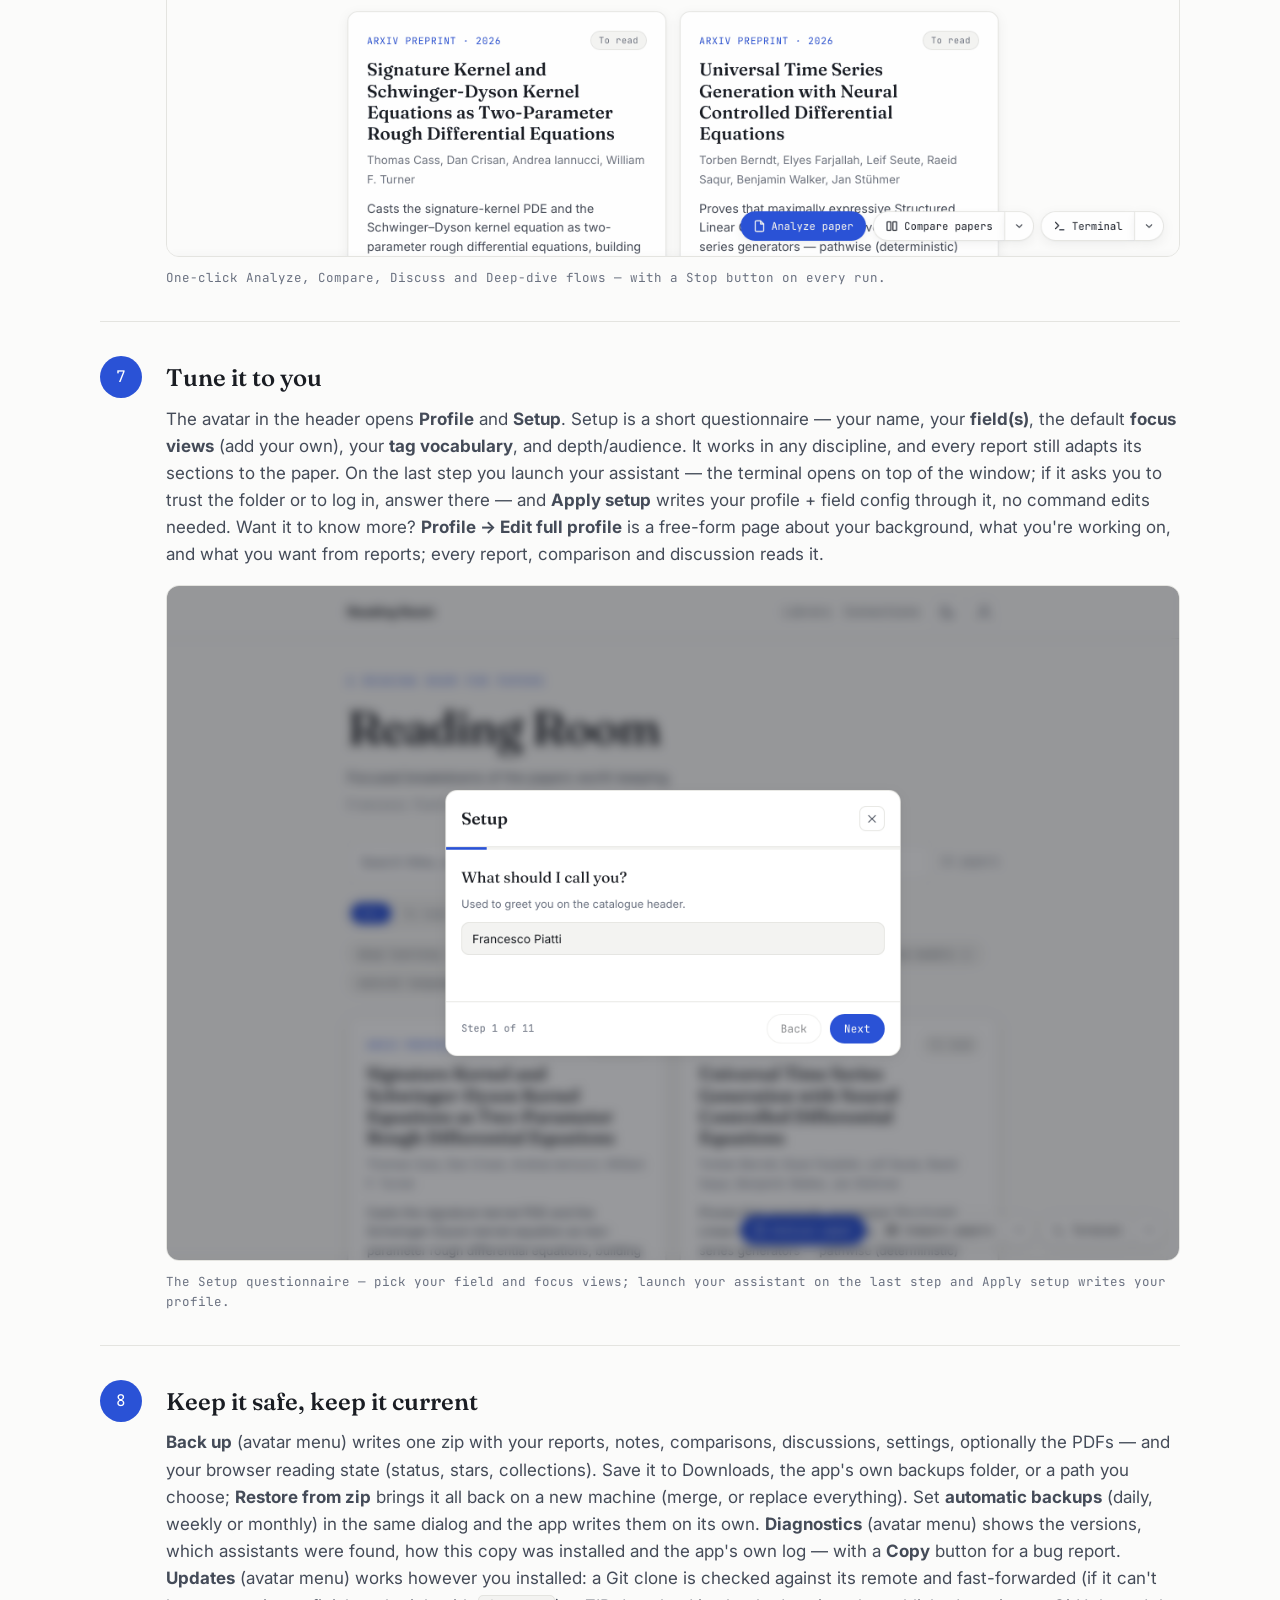
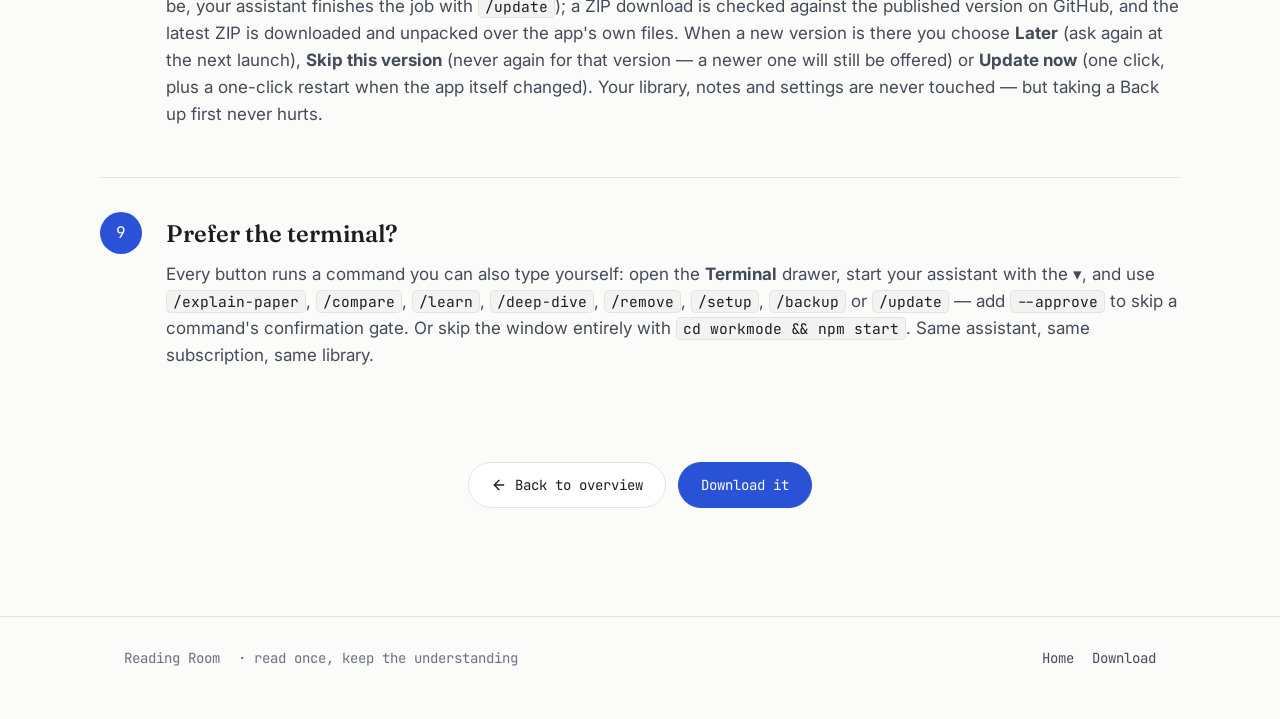
<file: how-to-use.html>
<!DOCTYPE html>
<html lang="en">
<head>
<meta charset="utf-8">
<meta name="viewport" content="width=device-width, initial-scale=1">
<title>How to use Reading Room</title>
<meta name="description" content="A step-by-step walkthrough of the Reading Room app: analyze a paper, read the report, browse the catalogue, follow the connections graph, compare and discuss, back up, update, and tune it to you.">
<script>
  (function(){ try { if (localStorage.getItem('rr-site-theme') === 'dark') document.documentElement.setAttribute('data-theme','dark'); } catch(e){} })();
</script>
<link rel="preconnect" href="https://fonts.googleapis.com">
<link rel="preconnect" href="https://fonts.gstatic.com" crossorigin>
<link href="https://fonts.googleapis.com/css2?family=Fraunces:opsz,wght@9..144,420;9..144,560&family=Inter:wght@400;500;650&family=JetBrains+Mono:wght@400;500&display=swap" rel="stylesheet">
<link rel="stylesheet" href="assets/site.css">
<style>
  .step ul.flows{margin:0 0 14px; padding-left:22px; color:var(--ink-soft);}
  .step ul.flows li{margin:7px 0;}
  .step ul.flows li b{color:var(--ink);}
</style>
</head>
<body>
<header class="nav">
  <div class="nav-inner">
    <a class="brand" href="index.html"><img src="assets/logo.png" alt=""> Reading Room</a>
    <nav class="nav-links">
      <a href="index.html">Home</a>
      <a href="how-to-use.html" aria-current="page">How to use</a>
      <a href="how-to-install.html">Download</a>
      <button class="theme-toggle" type="button" aria-label="Toggle color theme" title="Toggle light / dark theme">
        <svg class="icon-moon" viewBox="0 0 24 24" fill="none" stroke="currentColor" stroke-width="2" stroke-linecap="round" stroke-linejoin="round" aria-hidden="true"><path d="M21 12.79A9 9 0 1 1 11.21 3 7 7 0 0 0 21 12.79z"/></svg>
        <svg class="icon-sun" viewBox="0 0 24 24" fill="none" stroke="currentColor" stroke-width="2" stroke-linecap="round" stroke-linejoin="round" aria-hidden="true"><circle cx="12" cy="12" r="5"/><line x1="12" y1="1" x2="12" y2="3"/><line x1="12" y1="21" x2="12" y2="23"/><line x1="4.22" y1="4.22" x2="5.64" y2="5.64"/><line x1="18.36" y1="18.36" x2="19.78" y2="19.78"/><line x1="1" y1="12" x2="3" y2="12"/><line x1="21" y1="12" x2="23" y2="12"/><line x1="4.22" y1="19.78" x2="5.64" y2="18.36"/><line x1="18.36" y1="5.64" x2="19.78" y2="4.22"/></svg>
      </button>
    </nav>
  </div>
</header>

<main>
  <section class="hero wrap" style="padding-bottom:0;">
    <p class="eyebrow">How to use it</p>
    <h1 style="font-size:clamp(34px,5.5vw,56px);">From a link to a lasting note</h1>
    <p class="sub">Reading Room is an app. Your own AI coding assistant (Claude Code, Codex CLI, or Gemini CLI) sits behind its buttons — you read a paper <b>once</b>, it writes a focused report into a catalogue you keep. Here's the whole loop.</p>
    <div class="callout">
      <p><b>The rhythm:</b> click a flow — <b>Analyze</b>, <b>Compare</b>, <b>Discuss</b>, or <b>Deep dive</b> — fill in the paper(s), and the assistant writes it while the catalogue rebuilds itself.</p>
    </div>
  </section>

  <section class="section wrap">
    <h2 class="visually-hidden">Step-by-step walkthrough</h2>
    <div class="steps">

      <article class="step">
        <div class="n">1</div>
        <div>
          <h3>Open the app, analyze a paper</h3>
          <p>Double-click <code>ReadingRoom.app</code> (macOS), <code>ReadingRoom.bat</code> (Windows) or <code>ReadingRoom.sh</code> (Linux), then click <b>Analyze paper</b> and paste an arXiv id or a link — or take a <b>PDF from your computer</b>: <b>Choose PDF…</b>, or just drop it on the panel. Most papers outside machine learning aren't on arXiv, and a paywalled one is only ever a file in your Downloads; that file goes into the catalogue the same way. Drop a stack of them, or use <b>Add another</b>, and Reading Room works through the queue one paper at a time. <b>Options</b> sets the depth, the audience and a focus for this run only. Pick which assistant writes it with the <b>claude</b> / <b>codex</b> / <b>gemini</b> pills; the <b>gear</b> next to them (also <b>Terminal ▾ → Assistant settings</b>) sets each assistant's model and reasoning effort once, and the app remembers it. Your assistant reads the whole paper and writes the report; <b>Open report</b> appears when it's ready. While it works, the card shows how long it has been going and the assistant's last line — and you can close the window: the run carries on and finishes writing. The first time an assistant runs in this folder it asks you to trust it (or to log in): the terminal comes up on top of the card so you can answer, and the run carries on by itself; <b>Show terminal</b> is there for anything else it might ask. A model your account can't use is refused before the run starts — or reported the moment the assistant says so — with a pointer to Assistant settings.</p>
          <figure class="video-ph">
            <img class="vid" src="assets/shots/analyze.gif" alt="The Analyze flow: entering an arXiv id, the assistant reading the paper, and the report building." loading="lazy">
            <figcaption>Enter an arXiv id, the assistant writes the report, and a new card appears.</figcaption>
          </figure>
        </div>
      </article>

      <article class="step">
        <div class="n">2</div>
        <div>
          <h3>Read the report</h3>
          <p>Each paper gets its own page: a one-paragraph lead, then focus views as tabs — the ones you chose in Setup, adapted to each paper (<b>Summary</b> and <b>Significance</b> are always written). Equations are real, selectable LaTeX; results land in tidy tables. Set a reading status and a star priority right on the page (<b>Archived</b> tucks a paper away without deleting anything), open the paper itself with <b>View PDF</b>, and keep your own notes with <b>Edit notes</b>. <b>Remove paper</b> takes it out again — the report, its PDF and its page — after showing what depends on it, and offers <b>Archive instead</b>.</p>
          <figure class="frame">
            <div class="frame-bar"><i></i><i></i><i></i><span class="u">reading-room · report</span></div>
            <img src="assets/shots/report.png" alt="A report page showing the lead summary, tags, reading-status controls, and the focus-view tabs." loading="lazy">
          </figure>
        </div>
      </article>

      <article class="step">
        <div class="n">3</div>
        <div>
          <h3>Browse, search &amp; filter</h3>
          <p>The home catalogue is instant: full-text search, tag chips, a To-read / Reading / Read filter, and a <b>Sort</b> (year, recently updated, title, priority, status) the app remembers. It shows your most recent papers first and keeps the page light. Archived papers leave the catalogue and the Library for an <b>Archive</b> page of their own, reached from the foot of the catalogue — nothing is deleted.</p>
          <figure class="frame">
            <div class="frame-bar"><i></i><i></i><i></i><span class="u">reading-room · catalogue</span></div>
            <img src="assets/shots/catalogue-list.png" alt="The catalogue grid of paper cards with search, tag filters, and reading-status segments." loading="lazy">
          </figure>
        </div>
      </article>

      <article class="step">
        <div class="n">4</div>
        <div>
          <h3>Follow the connections</h3>
          <p>Open <b>Connections</b> for a force-directed graph of how your papers cite each other. Hollow <b>ghost</b> nodes are important references cited by two or more of your papers but not yet analyzed — click one and <b>Analyze</b> opens the flow with the id already filled in, or <b>Dismiss</b> it so it never resurfaces.</p>
          <figure class="frame">
            <div class="frame-bar"><i></i><i></i><i></i><span class="u">reading-room · connections</span></div>
            <img src="assets/shots/graph.png" alt="The connections graph with analyzed papers, ghost references, and a tag legend." loading="lazy">
          </figure>
        </div>
      </article>

      <article class="step">
        <div class="n">5</div>
        <div>
          <h3>Keep your citations straight</h3>
          <p>The <b>Library</b> is a grouped reference list with one-click BibTeX export, and your own custom tags act as collections. Ask your assistant to refresh venues (<code>/refresh-venues</code> in the Terminal drawer) and Reading Room checks DBLP for any preprint that has since been published, updating the venue + BibTeX while keeping the arXiv link for reading.</p>
          <figure class="frame">
            <div class="frame-bar"><i></i><i></i><i></i><span class="u">reading-room · library</span></div>
            <img src="assets/shots/library.png" alt="The library page: a grouped reference list with BibTeX export." loading="lazy">
          </figure>
        </div>
      </article>

      <article class="step">
        <div class="n">6</div>
        <div>
          <h3>Compare, discuss &amp; go deeper</h3>
          <p>The <b>▾</b> next to Analyze switches flow — each opens the same kind of overlay, with a paper picker already loaded from your catalogue.</p>
          <ul class="flows">
            <li><b>Compare</b> — two or three papers side by side. Search the list, tick the papers, and optionally type a <b>question or topic</b> ("which handles long sequences better, and at what cost?") so the whole comparison is organised around answering it.</li>
            <li><b>Discuss</b> — a live conversation about a paper in the terminal, so it's the one flow that opens it. <b>End chat</b> saves the compacted chat as a Discussion below the reading list; <b>Stop discussion</b> discards it.</li>
            <li><b>Deep dive</b> — a worked derivation, proof or mechanism trace on one idea from a report, written as its own <b>Deep dive</b> tab or merged into a section you pick.</li>
            <li><b>What every flow shares</b> — <b>Show terminal</b> reveals the live session if the assistant needs you; <b>Stop</b> discards the run, and nothing half-written is kept; <b>Open</b> appears the moment the result is built.</li>
          </ul>
          <figure class="video-ph">
            <img class="vid" src="assets/shots/apptour.gif" alt="The app: the catalogue, the flow overlays, and the terminal drawer." loading="lazy">
            <figcaption>One-click Analyze, Compare, Discuss and Deep-dive flows — with a Stop button on every run.</figcaption>
          </figure>
        </div>
      </article>

      <article class="step">
        <div class="n">7</div>
        <div>
          <h3>Tune it to you</h3>
          <p>The avatar in the header opens <b>Profile</b> and <b>Setup</b>. Setup is a short questionnaire — your name, your <b>field(s)</b>, the default <b>focus views</b> (add your own), your <b>tag vocabulary</b>, and depth/audience. It works in any discipline, and every report still adapts its sections to the paper. On the last step you launch your assistant — the terminal opens on top of the window; if it asks you to trust the folder or to log in, answer there — and <b>Apply setup</b> writes your profile + field config through it, no command edits needed. Want it to know more? <b>Profile → Edit full profile</b> is a free-form page about your background, what you're working on, and what you want from reports; every report, comparison and discussion reads it.</p>
          <figure class="video-ph">
            <img class="vid" src="assets/shots/setup.png" alt="The Setup questionnaire — name, field, focus views, and defaults — over the blurred catalogue." loading="lazy">
            <figcaption>The Setup questionnaire — pick your field and focus views; launch your assistant on the last step and Apply setup writes your profile.</figcaption>
          </figure>
        </div>
      </article>

      <article class="step">
        <div class="n">8</div>
        <div>
          <h3>Keep it safe, keep it current</h3>
          <p><b>Back up</b> (avatar menu) writes one zip with your reports, notes, comparisons, discussions, settings, optionally the PDFs — and your browser reading state (status, stars, collections). Save it to Downloads, the app's own backups folder, or a path you choose; <b>Restore from zip</b> brings it all back on a new machine (merge, or replace everything). Set <b>automatic backups</b> (daily, weekly or monthly) in the same dialog and the app writes them on its own. <b>Diagnostics</b> (avatar menu) shows the versions, which assistants were found, how this copy was installed and the app's own log — with a <b>Copy</b> button for a bug report. <b>Updates</b> (avatar menu) works however you installed: a Git clone is checked against its remote and fast-forwarded (if it can't be, your assistant finishes the job with <code>/update</code>); a ZIP download is checked against the published version on GitHub, and the latest ZIP is downloaded and unpacked over the app's own files. When a new version is there you choose <b>Later</b> (ask again at the next launch), <b>Skip this version</b> (never again for that version — a newer one will still be offered) or <b>Update now</b> (one click, plus a one-click restart when the app itself changed). Your library, notes and settings are never touched — but taking a Back up first never hurts.</p>
        </div>
      </article>

      <article class="step">
        <div class="n">9</div>
        <div>
          <h3>Prefer the terminal?</h3>
          <p>Every button runs a command you can also type yourself: open the <b>Terminal</b> drawer, start your assistant with the ▾, and use <code>/explain-paper</code>, <code>/compare</code>, <code>/learn</code>, <code>/deep-dive</code>, <code>/remove</code>, <code>/setup</code>, <code>/backup</code> or <code>/update</code> — add <code>--approve</code> to skip a command's confirmation gate. Or skip the window entirely with <code>cd workmode &amp;&amp; npm start</code>. Same assistant, same subscription, same library.</p>
        </div>
      </article>

    </div>

    <div class="cta" style="margin-top:44px;">
      <a class="btn btn-ghost" href="index.html">
        <svg viewBox="0 0 24 24" fill="none" stroke="currentColor" stroke-width="2" stroke-linecap="round" stroke-linejoin="round"><line x1="19" y1="12" x2="5" y2="12"/><polyline points="12 19 5 12 12 5"/></svg>
        Back to overview</a>
      <a class="btn" href="how-to-install.html">Download it</a>
    </div>
  </section>
</main>

<footer class="foot">
  <div class="foot-inner">
    <span>Reading Room</span>
    <span class="muted">· read once, keep the understanding</span>
    <span class="sp"></span>
    <a href="index.html">Home</a>
    <a href="how-to-install.html">Download</a>
  </div>
</footer>

<script>
  (function(){
    var root=document.documentElement, btn=document.querySelector('.theme-toggle');
    if(!btn) return;
    btn.addEventListener('click', function(){
      var dark = root.getAttribute('data-theme')==='dark';
      if(dark) root.removeAttribute('data-theme'); else root.setAttribute('data-theme','dark');
      try{ localStorage.setItem('rr-site-theme', dark?'light':'dark'); }catch(e){}
    });
  })();
</script>
</body>
</html>
</file>
<file: assets/site.css>
/* ===========================================================================
   Reading Room — showcase site styles.
   Mirrors the app's design tokens (templates/base.css): same fonts, indigo
   accent, warm off-white / dark themes. Self-contained; no build step.
   =========================================================================== */
:root{
  --bg:#fbfbfa; --bg-raised:#f3f3f1; --bg-card:#ffffff;
  --ink:#1a1d23; --ink-soft:#444b58; --ink-faint:#6a7180;
  --line:#e4e4e0; --accent:#2a52d6; --accent-dim:rgba(42,82,214,0.10);
  --link:#2348c0; --code-ink:#1a1d23;
  --shadow-card:0 1px 2px rgba(20,23,35,0.04), 0 4px 16px rgba(20,23,35,0.06);
  --shadow-lift:0 12px 48px rgba(20,23,35,0.13);
  --maxw:1080px;
  --serif:"Fraunces", Georgia, "Times New Roman", serif;
  --sans:"Inter", system-ui, -apple-system, sans-serif;
  --mono:"JetBrains Mono", ui-monospace, "SF Mono", Menlo, monospace;
}
[data-theme="dark"]{
  --bg:#0f1115; --bg-raised:#181b21; --bg-card:#15181e;
  --ink:#e8eaed; --ink-soft:#a6adba; --ink-faint:#7b8392;
  --line:#262b34; --accent:#7aa2ff; --accent-dim:rgba(122,162,255,0.14);
  --link:#9bb8ff; --code-ink:#e8eaed;
  --shadow-card:0 1px 2px rgba(0,0,0,0.30), 0 4px 16px rgba(0,0,0,0.35);
  --shadow-lift:0 14px 56px rgba(0,0,0,0.55);
}
*{box-sizing:border-box;}
html{scroll-behavior:smooth;}
body{margin:0; background:var(--bg); color:var(--ink); font-family:var(--sans);
  font-size:17px; line-height:1.6; -webkit-font-smoothing:antialiased; text-rendering:optimizeLegibility;}
a{color:var(--link); text-decoration:none;}
a:hover{text-decoration:underline;}
code{font-family:var(--mono); font-size:0.86em; background:var(--bg-raised);
  border:1px solid var(--line); border-radius:5px; padding:1px 6px; color:var(--code-ink);}
.wrap{max-width:var(--maxw); margin:0 auto; padding:0 24px;}
.muted{color:var(--ink-faint);}
.visually-hidden{position:absolute; width:1px; height:1px; padding:0; margin:-1px; overflow:hidden; clip:rect(0 0 0 0); white-space:nowrap; border:0;}

/* ---- top nav ---- */
.nav{position:sticky; top:0; z-index:50; border-bottom:1px solid var(--line);
  background:var(--bg); }
@supports (backdrop-filter:blur(8px)){
  .nav{ background:transparent; backdrop-filter:saturate(1.4) blur(10px); }
  .nav::before{content:""; position:absolute; inset:0; background:var(--bg); opacity:0.82; z-index:-1;}
}
.nav-inner{max-width:var(--maxw); margin:0 auto; padding:12px 24px; display:flex; align-items:center; gap:18px;}
.brand{display:flex; align-items:center; gap:10px; font-family:var(--serif); font-weight:560; font-size:18px; color:var(--ink);}
.brand:hover{text-decoration:none;}
.brand img{width:26px; height:26px; border-radius:7px; display:block;}
.nav-links{margin-left:auto; display:flex; align-items:center; gap:22px;}
.nav-links a{font-family:var(--mono); font-size:13px; color:var(--ink-soft);}
.nav-links a:hover{color:var(--ink); text-decoration:none;}
.nav-links a[aria-current="page"]{color:var(--accent);}
.theme-toggle{appearance:none; cursor:pointer; display:inline-flex; align-items:center; justify-content:center;
  width:34px; height:34px; border:1px solid var(--line); border-radius:8px;
  background:var(--bg-card); color:var(--ink-soft); transition:color .15s, border-color .15s;}
.theme-toggle:hover{color:var(--ink); border-color:var(--accent);}
.theme-toggle:focus-visible{outline:2px solid var(--link); outline-offset:2px;}
.theme-toggle svg{width:18px; height:18px; display:block;}
.theme-toggle .icon-sun{display:none;}
[data-theme="dark"] .theme-toggle .icon-sun{display:block;}
[data-theme="dark"] .theme-toggle .icon-moon{display:none;}

/* ---- hero ---- */
.hero{padding:76px 0 8px; text-align:center;}
.eyebrow{font-family:var(--mono); font-size:13px; letter-spacing:0.09em; text-transform:uppercase; color:var(--accent); margin:0;}
.hero h1{font-family:var(--serif); font-weight:560; font-size:clamp(40px,6.5vw,72px); line-height:1.04;
  margin:16px 0 0; letter-spacing:-0.02em;}
.hero .sub{font-size:clamp(17px,2.2vw,21px); color:var(--ink-soft); max-width:660px; margin:20px auto 0;}
.cta{display:flex; gap:12px; justify-content:center; margin-top:30px; flex-wrap:wrap;}
.btn{font-family:var(--mono); font-size:14px; padding:11px 22px; border-radius:999px; cursor:pointer;
  border:1px solid var(--accent); background:var(--accent); color:#fff;
  display:inline-flex; align-items:center; gap:8px; transition:opacity .15s, border-color .15s;}
[data-theme="dark"] .btn{color:var(--bg);}
.btn:hover{text-decoration:none; opacity:0.92;}
.btn svg{width:16px; height:16px;}
.btn-ghost{background:var(--bg-card); color:var(--ink); border-color:var(--line);}
.btn-ghost:hover{border-color:var(--accent); opacity:1;}
.btn-ghost .soon-tag{font-size:11px; color:var(--ink-faint);}

/* ---- browser frame around screenshots ---- */
.frame{border:1px solid var(--line); border-radius:14px; overflow:hidden;
  box-shadow:var(--shadow-lift); background:var(--bg-card); margin:46px auto 0; max-width:980px;}
.frame-bar{display:flex; align-items:center; gap:7px; padding:11px 14px; border-bottom:1px solid var(--line); background:var(--bg-raised);}
.frame-bar i{width:11px; height:11px; border-radius:999px; background:var(--line); display:block; flex:none;}
.frame-bar .u{margin-left:12px; font-family:var(--mono); font-size:12px; color:var(--ink-faint);
  overflow:hidden; text-overflow:ellipsis; white-space:nowrap;}
.frame img{display:block; width:100%; height:auto;}

/* ---- generic section ---- */
.section{padding:58px 0;}
.section.tight{padding:34px 0;}
.section h2{font-family:var(--serif); font-weight:560; font-size:clamp(28px,4vw,40px); text-align:center; margin:0; letter-spacing:-0.01em;}
.section .lead{text-align:center; color:var(--ink-soft); max-width:660px; margin:14px auto 0;}
.divider{height:1px; background:var(--line); border:0; margin:0;}

/* ---- feature grid ---- */
.features{display:grid; grid-template-columns:repeat(3,1fr); gap:18px; margin-top:42px;}
.feature{background:var(--bg-card); border:1px solid var(--line); border-radius:14px; padding:22px; box-shadow:var(--shadow-card);}
.feature .ic{width:40px; height:40px; border-radius:11px; background:var(--accent-dim); color:var(--accent);
  display:flex; align-items:center; justify-content:center; margin-bottom:14px;}
.feature .ic svg{width:20px; height:20px;}
.feature h3{font-family:var(--serif); font-size:19px; font-weight:560; margin:0 0 6px;}
.feature p{margin:0; color:var(--ink-soft); font-size:15px; line-height:1.55;}

/* ---- alternating showcase rows ---- */
.show{display:grid; grid-template-columns:1fr 1fr; gap:40px; align-items:center; margin-top:46px;}
.show .frame{margin:0; max-width:none;}
.show-text h3{font-family:var(--serif); font-size:25px; font-weight:560; margin:0 0 10px;}
.show-text p{color:var(--ink-soft); margin:0 0 10px;}
.show-text .tag{font-family:var(--mono); font-size:12px; color:var(--accent); letter-spacing:0.04em; text-transform:uppercase;}
.show.rev .show-text{order:2;}

/* ---- steps (how to use) ---- */
.steps{margin-top:30px;}
.step{display:grid; grid-template-columns:46px 1fr; gap:20px; padding:34px 0; border-top:1px solid var(--line);}
.step .n{width:42px; height:42px; border-radius:999px; background:var(--accent); color:#fff;
  font-family:var(--mono); display:flex; align-items:center; justify-content:center; font-size:16px;}
[data-theme="dark"] .step .n{color:var(--bg);}
.step h3{font-family:var(--serif); font-size:24px; font-weight:560; margin:3px 0 8px;}
.step p{color:var(--ink-soft); margin:0 0 14px;}
.step .frame{max-width:none; margin:14px 0 0;}

/* ---- video placeholder (no video yet — planned content described) ---- */
.video-ph{margin:16px 0 0;}
.video-ph img.vid{display:block; width:100%; border:1px solid var(--line); border-radius:13px; background:var(--bg-raised);}
.video-ph .box{border:1.5px dashed var(--line); border-radius:13px; background:var(--bg-raised);
  aspect-ratio:16/9; display:flex; flex-direction:column; align-items:center; justify-content:center; gap:12px; color:var(--ink-faint);}
.video-ph .play{width:56px; height:56px; border-radius:999px; border:1.5px solid var(--ink-faint);
  display:flex; align-items:center; justify-content:center;}
.video-ph .play svg{width:22px; height:22px; margin-left:3px;}
.video-ph .tag{font-family:var(--mono); font-size:12px; letter-spacing:0.05em; text-transform:uppercase;}
.video-ph figcaption{font-family:var(--mono); font-size:12.5px; color:var(--ink-faint); margin-top:11px; line-height:1.55;}
.video-ph figcaption b{color:var(--ink-soft); font-weight:500;}

/* ---- coming soon ---- */
.soon{text-align:center; padding:90px 0 70px;}
.soon .badge{display:inline-block; font-family:var(--mono); font-size:12px; letter-spacing:0.07em; text-transform:uppercase;
  color:var(--accent); background:var(--accent-dim); border-radius:999px; padding:7px 15px;}
.soon h1{font-family:var(--serif); font-weight:560; font-size:clamp(32px,5vw,52px); margin:20px 0 0;}
.soon p{color:var(--ink-soft); max-width:560px; margin:16px auto 0;}
.soon ul{max-width:520px; margin:26px auto 0; text-align:left; color:var(--ink-soft); padding-left:22px;}
.soon li{margin:8px 0;}

/* ---- command block ---- */
.cmd{font-family:var(--mono); font-size:13.5px; background:var(--bg-raised); border:1px solid var(--line);
  border-radius:10px; padding:14px 16px; overflow:auto; color:var(--code-ink); margin:8px 0 0; line-height:1.7; white-space:pre;}
.cmd .c{color:var(--ink-faint);}
.cmd .p{color:var(--accent);}

/* ---- callout ---- */
.callout{background:var(--bg-card); border:1px solid var(--line); border-left:3px solid var(--accent);
  border-radius:12px; padding:18px 20px; margin:34px auto 0; max-width:760px; box-shadow:var(--shadow-card);}
.callout p{margin:0; color:var(--ink-soft); font-size:15px;}
.callout b{color:var(--ink);}

/* ---- footer ---- */
.foot{border-top:1px solid var(--line); margin-top:50px; padding:30px 0 50px;}
.foot-inner{max-width:var(--maxw); margin:0 auto; padding:0 24px; display:flex; gap:18px; align-items:center; flex-wrap:wrap;
  color:var(--ink-faint); font-size:14px; font-family:var(--mono);}
.foot-inner .sp{flex:1;}
.foot a{color:var(--ink-soft);}

/* ---- responsive ---- */
@media (max-width:820px){
  .features{grid-template-columns:repeat(2,1fr);}
  .show{grid-template-columns:1fr; gap:24px;}
  .show.rev .show-text{order:0;}
}
@media (max-width:560px){
  body{font-size:16px;}
  .features{grid-template-columns:1fr;}
  .nav-links{gap:14px;}
  .nav-links a.hide-sm{display:none;}
  .hero{padding:52px 0 4px;}
}
</file>
